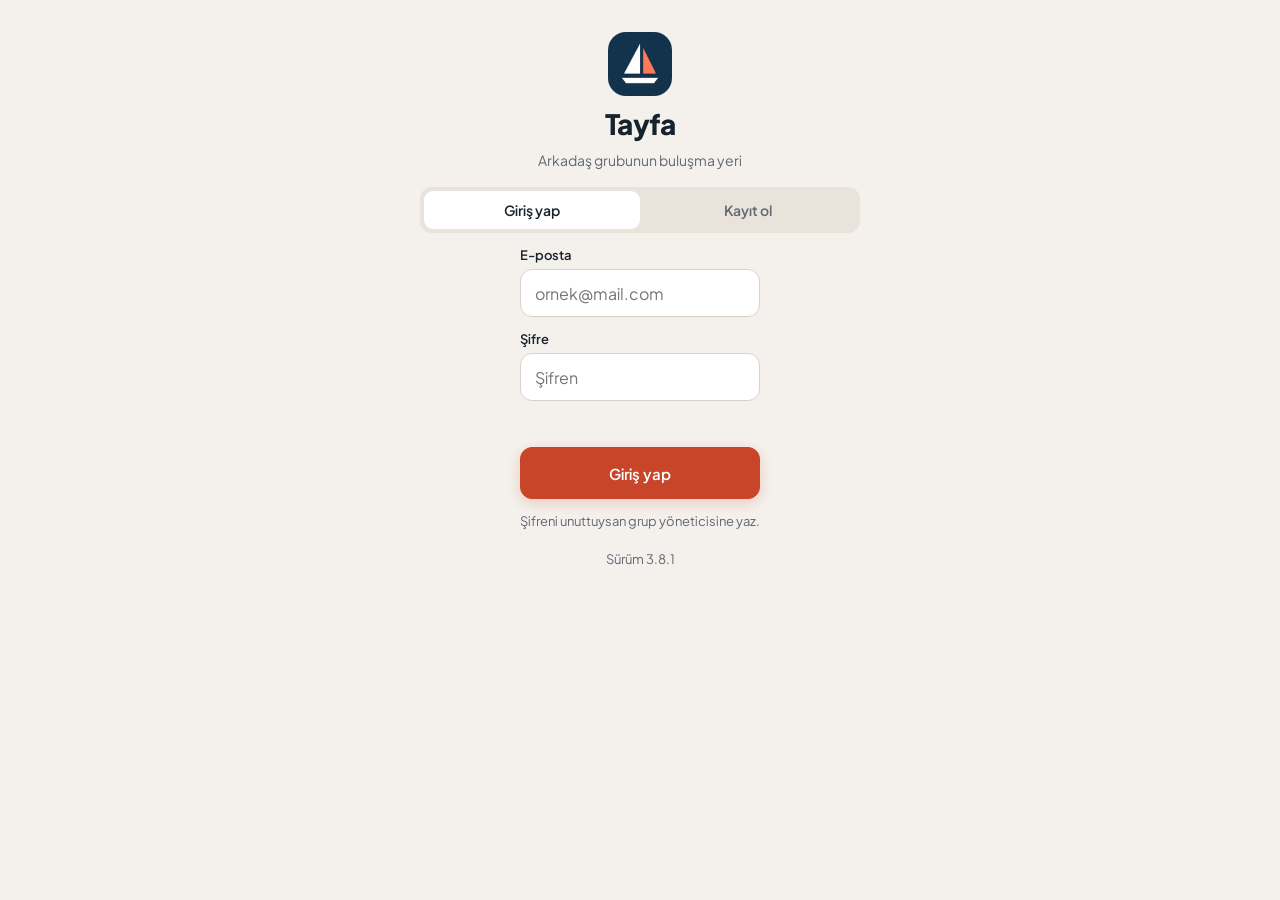
<file: index.html>
<!doctype html>
<html lang="tr">
<head>
<meta charset="utf-8">
<meta name="viewport" content="width=device-width, initial-scale=1, maximum-scale=1, user-scalable=no, viewport-fit=cover">
<meta name="theme-color" content="#F4F1EC">
<meta name="color-scheme" content="light">
<meta name="apple-mobile-web-app-capable" content="yes">
<meta name="mobile-web-app-capable" content="yes">
<meta name="apple-mobile-web-app-title" content="Tayfa">
<meta name="apple-mobile-web-app-status-bar-style" content="default">
<meta name="robots" content="noindex">
<title>Tayfa</title>
<link rel="manifest" href="manifest.webmanifest">
<link rel="apple-touch-icon" href="icons/apple-touch-icon.png">
<link rel="icon" href="icons/icon-192.png">
<link rel="preconnect" href="https://fonts.googleapis.com">
<link rel="preconnect" href="https://fonts.gstatic.com" crossorigin>
<link href="https://fonts.googleapis.com/css2?family=Plus+Jakarta+Sans:wght@400;500;600;700;800&display=swap" rel="stylesheet">
<link rel="stylesheet" href="style.css">
</head>
<body>
<div id="app"><div class="splash"><div class="logo-big"></div></div></div>
<div id="sheet-root"></div>
<div id="toast" role="status" aria-live="polite"></div>
<script type="module" src="app.js"></script>
</body>
</html>
</file>
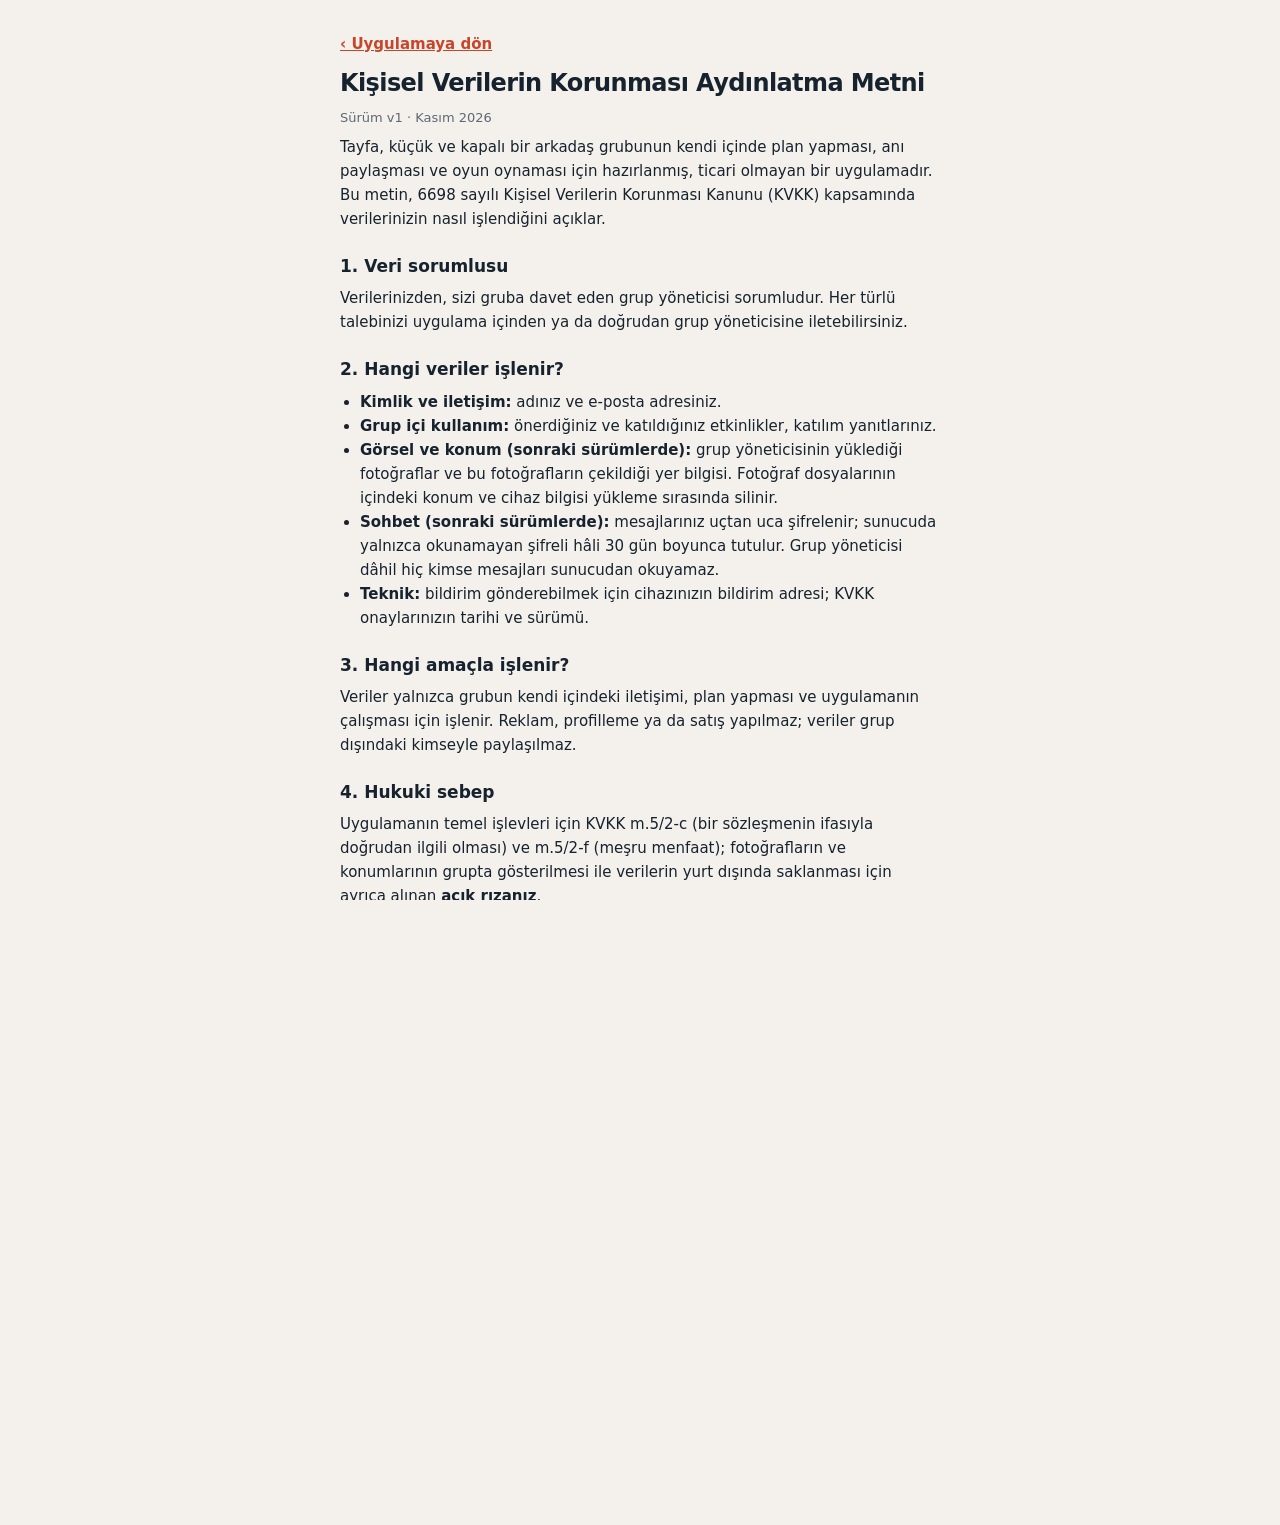
<file: aydinlatma.html>
<!doctype html>
<html lang="tr">
<head>
<meta charset="utf-8">
<meta name="viewport" content="width=device-width, initial-scale=1, viewport-fit=cover">
<meta name="robots" content="noindex">
<title>Tayfa · Aydınlatma Metni</title>
<link rel="stylesheet" href="style.css">
<style>
  .doc { max-width: 640px; margin: 0 auto; padding: calc(env(safe-area-inset-top, 0px) + 24px) 20px 48px; line-height: 1.6; font-size: 15px; }
  .doc h1 { font-size: 24px; margin-bottom: 4px; }
  .doc h2 { font-size: 17px; margin: 22px 0 6px; }
  .doc ul { padding-left: 20px; margin: 6px 0; }
  .doc p { margin: 6px 0; }
</style>
</head>
<body>
<article class="doc">
  <a class="back" href="./">‹ Uygulamaya dön</a>
  <h1>Kişisel Verilerin Korunması Aydınlatma Metni</h1>
  <p class="small">Sürüm v1 · Kasım 2026</p>

  <p>Tayfa, küçük ve kapalı bir arkadaş grubunun kendi içinde plan yapması, anı paylaşması ve oyun oynaması için
  hazırlanmış, ticari olmayan bir uygulamadır. Bu metin, 6698 sayılı Kişisel Verilerin Korunması Kanunu (KVKK)
  kapsamında verilerinizin nasıl işlendiğini açıklar.</p>

  <h2>1. Veri sorumlusu</h2>
  <p>Verilerinizden, sizi gruba davet eden grup yöneticisi sorumludur. Her türlü talebinizi uygulama içinden ya da
  doğrudan grup yöneticisine iletebilirsiniz.</p>

  <h2>2. Hangi veriler işlenir?</h2>
  <ul>
    <li><b>Kimlik ve iletişim:</b> adınız ve e-posta adresiniz.</li>
    <li><b>Grup içi kullanım:</b> önerdiğiniz ve katıldığınız etkinlikler, katılım yanıtlarınız.</li>
    <li><b>Görsel ve konum (sonraki sürümlerde):</b> grup yöneticisinin yüklediği fotoğraflar ve bu fotoğrafların
      çekildiği yer bilgisi. Fotoğraf dosyalarının içindeki konum ve cihaz bilgisi yükleme sırasında silinir.</li>
    <li><b>Sohbet (sonraki sürümlerde):</b> mesajlarınız uçtan uca şifrelenir; sunucuda yalnızca okunamayan şifreli
      hâli 30 gün boyunca tutulur. Grup yöneticisi dâhil hiç kimse mesajları sunucudan okuyamaz.</li>
    <li><b>Teknik:</b> bildirim gönderebilmek için cihazınızın bildirim adresi; KVKK onaylarınızın tarihi ve sürümü.</li>
  </ul>

  <h2>3. Hangi amaçla işlenir?</h2>
  <p>Veriler yalnızca grubun kendi içindeki iletişimi, plan yapması ve uygulamanın çalışması için işlenir.
  Reklam, profilleme ya da satış yapılmaz; veriler grup dışındaki kimseyle paylaşılmaz.</p>

  <h2>4. Hukuki sebep</h2>
  <p>Uygulamanın temel işlevleri için KVKK m.5/2-c (bir sözleşmenin ifasıyla doğrudan ilgili olması) ve m.5/2-f
  (meşru menfaat); fotoğrafların ve konumlarının grupta gösterilmesi ile verilerin yurt dışında saklanması için
  ayrıca alınan <b>açık rızanız</b>.</p>

  <h2>5. Veriler nerede saklanır, kimler görür?</h2>
  <p>Veriler, altyapı sağlayıcısı Supabase'in Almanya'daki (Frankfurt) sunucularında saklanır. Uygulama
  dosyaları GitHub üzerinden yayınlanır, ancak orada kişisel veri bulunmaz. Verilerinizi yalnızca grubun onaylı
  üyeleri görebilir. Gruptan çıkarılan kişinin erişimi hemen kesilir.</p>

  <h2>6. Ne kadar süre saklanır?</h2>
  <p>Hesabınız açık olduğu sürece saklanır. Sohbet mesajları sunucuda en fazla 30 gün tutulur. Hesabınızın
  silinmesini istediğinizde verileriniz silinir.</p>

  <h2>7. Haklarınız (KVKK m.11)</h2>
  <ul>
    <li>Verilerinizin işlenip işlenmediğini öğrenme ve bilgi talep etme,</li>
    <li>Eksik veya yanlış işlenmişse düzeltilmesini, silinmesini isteme,</li>
    <li>Açık rızanızı dilediğiniz zaman geri alma,</li>
    <li>Kanuna aykırı işleme nedeniyle zarara uğramanız hâlinde zararın giderilmesini talep etme.</li>
  </ul>
  <p>Bu haklarınızı kullanmak için grup yöneticisine başvurabilirsiniz.</p>

  <h2>8. Grup kuralı</h2>
  <p>Grupta paylaşılan fotoğraf ve mesajlar grup içinde kalır; lütfen bunları grup dışındaki kişilerle
  paylaşmayın.</p>
</article>
</body>
</html>
</file>
<file: style.css>
:root {
  --accent: #C9452A;
  --accent-dark: #A93820;
  --accent-soft: #FCE9E3;
  --accent-ink: #8C2F19;
  --coral: #FF7A59;
  --navy: #13324B;
  --navy-2: #1C4466;
  --ink: #16222E;
  --sub: #5F6873;
  --bg: #F4F1EC;
  --card: #FFFFFF;
  --line: #E7E1D9;
  --field: #D9D2C9;
  --ok: #2E6B2A;
  --ok-soft: #E6F2E3;
  --warn-bg: #FFF4D6;
  --warn-line: #F1DFA8;
  --warn-ink: #5C4300;
  --danger: #B33A1E;
  --shadow: 0 1px 2px rgba(19,50,75,.05), 0 8px 24px rgba(19,50,75,.07);
  --safe-top: env(safe-area-inset-top, 0px);
  --safe-bottom: env(safe-area-inset-bottom, 0px);
}
* { box-sizing: border-box; -webkit-tap-highlight-color: transparent; }
html, body { margin: 0; height: 100%; background: var(--bg); color: var(--ink);
  font-family: 'Plus Jakarta Sans', -apple-system, system-ui, sans-serif; font-size: 16px; }
body { overscroll-behavior-y: none; }
button, input, textarea, select { font-family: inherit; font-size: 16px; color: inherit; }
a { color: var(--accent); }
h1 { font-size: 28px; font-weight: 700; letter-spacing: -0.5px; margin: 0; }
h2 { font-size: 17px; font-weight: 700; margin: 0; }
p { margin: 0; }
.sub { color: var(--sub); font-size: 14px; }
.small { font-size: 13px; color: var(--sub); }
.hidden { display: none !important; }

.splash { height: 100vh; display: flex; align-items: center; justify-content: center; }
.logo-big { width: 72px; height: 72px; border-radius: 20px; background: #13324B url(icons/icon-192.png) center/cover; }

/* ---------- layout ---------- */
.screen { min-height: 100vh; display: flex; flex-direction: column; }
.content { flex: 1; padding: calc(var(--safe-top) + 20px) 20px calc(var(--safe-bottom) + 160px); display: flex; flex-direction: column; gap: 16px; }
.content.no-tabs { padding-bottom: calc(var(--safe-bottom) + 32px); }
.topbar { display: flex; justify-content: space-between; align-items: flex-start; gap: 12px; }
.topbar-actions { display: flex; gap: 8px; }

.tabbar { position: fixed; left: 0; right: 0; bottom: 0; background: rgba(255,255,255,0.96);
  backdrop-filter: blur(12px); -webkit-backdrop-filter: blur(12px);
  border-top: 1px solid var(--line); display: flex; justify-content: space-around;
  padding: 8px 4px calc(var(--safe-bottom) + 8px); z-index: 10; }
.tab { flex: 1; min-height: 52px; border: none; background: none; display: flex; flex-direction: column;
  align-items: center; justify-content: center; gap: 3px; color: #8A817A; font-size: 12px; font-weight: 500; }
.tab.on { color: var(--accent); font-weight: 600; }
.tab svg { width: 24px; height: 24px; }

/* ---------- elements ---------- */
.card { background: var(--card); border: 1px solid var(--line); border-radius: 20px; padding: 16px;
  display: flex; flex-direction: column; gap: 12px; }
.btn { height: 46px; border-radius: 12px; border: 1px solid var(--line); background: #FFF; color: var(--ink);
  font-weight: 600; font-size: 15px; padding: 0 16px; display: inline-flex; align-items: center; justify-content: center; gap: 8px; }
.btn.primary { background: var(--accent); border-color: var(--accent); color: #FFF; }
.btn.primary:active { background: var(--accent-dark); }
.btn.danger { color: var(--danger); }
.btn.ok-on { background: var(--ok-soft); border-color: #BFDDB8; color: var(--ok); }
.btn.no-on { background: #F6E6E0; border-color: #EBC8BA; color: var(--danger); }
.btn.small { height: 38px; font-size: 14px; padding: 0 12px; border-radius: 10px; }
.btn.block { width: 100%; }
.btn:disabled { opacity: .55; }
.icon-btn { width: 44px; height: 44px; border-radius: 14px; border: 1px solid var(--line); background: #FFF;
  display: inline-flex; align-items: center; justify-content: center; color: var(--ink); position: relative; flex-shrink: 0; }
.icon-btn svg { width: 22px; height: 22px; }
.dot { position: absolute; top: 8px; right: 9px; width: 9px; height: 9px; border-radius: 50%; background: var(--accent); border: 2px solid #FFF; }
.row2 { display: grid; grid-template-columns: repeat(2, minmax(0, 1fr)); gap: 8px; }
.fab { position: fixed; right: 20px; bottom: calc(var(--safe-bottom) + 86px); height: 56px; border-radius: 18px;
  border: none; background: var(--accent); color: #FFF; font-weight: 600; font-size: 15px; padding: 0 20px;
  display: flex; align-items: center; gap: 8px; z-index: 9; box-shadow: 0 6px 20px rgba(201,69,42,.28); }
.fab svg { width: 20px; height: 20px; }

.field { display: flex; flex-direction: column; gap: 6px; }
.field label { font-size: 13px; font-weight: 600; }
.input { height: 48px; border-radius: 12px; border: 1px solid var(--field); background: #FFF; padding: 0 14px; width: 100%; }
textarea.input { height: 88px; padding: 12px 14px; resize: none; }
.input:focus { outline: 2px solid rgba(201,69,42,.35); border-color: var(--accent); }
.check { display: flex; gap: 10px; align-items: flex-start; font-size: 13px; line-height: 1.45; }
.check input { width: 22px; height: 22px; margin: 0; accent-color: var(--accent); flex-shrink: 0; }
.err { color: var(--danger); font-size: 13px; min-height: 18px; }

.seg { display: grid; grid-template-columns: repeat(2, minmax(0, 1fr)); background: #EFE9E4; border-radius: 12px; padding: 4px; }
.seg button { height: 38px; border: none; border-radius: 9px; background: transparent; font-weight: 600; font-size: 14px; color: var(--sub); }
.seg button.on { background: #FFF; color: var(--ink); }

.banner { display: flex; align-items: center; gap: 10px; background: var(--warn-bg); border: 1px solid var(--warn-line);
  border-radius: 16px; padding: 12px 14px; color: var(--warn-ink); font-size: 14px; font-weight: 600; border-width: 1px; width: 100%; text-align: left; }
.banner .pip { width: 10px; height: 10px; border-radius: 50%; background: #C98A00; flex-shrink: 0; }
.banner span.grow { flex: 1; }
.info { background: var(--accent-soft); color: var(--accent-ink); border-radius: 16px; padding: 14px; font-size: 14px; line-height: 1.5; }

.datebox { width: 52px; height: 56px; border-radius: 14px; background: var(--accent-soft); color: var(--accent);
  display: flex; flex-direction: column; align-items: center; justify-content: center; flex-shrink: 0; }
.datebox b { font-size: 20px; line-height: 1; }
.datebox span { font-size: 11px; font-weight: 600; }
.ev-head { display: flex; gap: 12px; align-items: center; }
.ev-meta { display: flex; flex-wrap: wrap; gap: 4px 12px; margin-top: 4px; font-size: 13px; color: var(--sub); }
.ev-note { font-size: 14px; color: var(--ink); white-space: pre-line; }
.avatars { display: flex; }
.av { width: 30px; height: 30px; border-radius: 50%; display: inline-flex; align-items: center; justify-content: center;
  font-size: 12px; font-weight: 700; border: 2px solid #FFF; margin-left: -8px; }
.av:first-child { margin-left: 0; }
.av.lg { width: 40px; height: 40px; font-size: 14px; margin-left: 0; }
.people { display: flex; align-items: center; gap: 8px; font-size: 13px; color: var(--sub); }
.pill { font-size: 12px; font-weight: 700; padding: 4px 9px; border-radius: 999px; background: var(--accent-soft); color: var(--accent); }
.list-row { display: flex; align-items: center; gap: 12px; padding: 4px 0; }
.list-row .grow { flex: 1; min-width: 0; }
.list-row .name { font-size: 15px; font-weight: 600; overflow: hidden; text-overflow: ellipsis; white-space: nowrap; }
.code-box { background: var(--accent-soft); border-radius: 14px; padding: 14px; display: flex; justify-content: space-between; align-items: center; gap: 8px; }
.code-box .code { font-size: 20px; font-weight: 700; letter-spacing: 1px; color: var(--accent-ink); }
.empty { text-align: center; padding: 28px 12px; color: var(--sub); font-size: 14px; display: flex; flex-direction: column; gap: 6px; align-items: center; }
.empty svg { width: 40px; height: 40px; color: #C9BFB7; }
.section-title { font-size: 13px; font-weight: 700; color: var(--sub); text-transform: uppercase; letter-spacing: .4px; margin-top: 4px; }
.soon { flex: 1; display: flex; flex-direction: column; align-items: center; justify-content: center; text-align: center; gap: 10px; padding: 40px 20px; color: var(--sub); }
.soon .big { width: 72px; height: 72px; border-radius: 22px; background: var(--accent-soft); color: var(--accent); display: flex; align-items: center; justify-content: center; }
.soon .big svg { width: 34px; height: 34px; }
.back { display: inline-flex; align-items: center; gap: 4px; border: none; background: none; color: var(--accent); font-weight: 600; font-size: 15px; padding: 8px 0; }
.back svg { width: 20px; height: 20px; }

/* auth */
.auth { padding: calc(var(--safe-top) + 32px) 20px calc(var(--safe-bottom) + 32px); display: flex; flex-direction: column; gap: 14px; max-width: 480px; margin: 0 auto; }
.auth-head { display: flex; flex-direction: column; align-items: center; gap: 10px; text-align: center; margin-bottom: 4px; }
.auth-head .logo-big { width: 64px; height: 64px; border-radius: 18px; }
.kvkk { background: #FFF; border: 1px solid var(--line); border-radius: 16px; padding: 14px; display: flex; flex-direction: column; gap: 12px; }
.kvkk-title { display: flex; align-items: center; gap: 6px; font-size: 13px; font-weight: 700; color: var(--sub); }
.kvkk-title svg { width: 16px; height: 16px; }

/* sheet */
.sheet-backdrop { position: fixed; inset: 0; background: rgba(31,27,24,.42); z-index: 50; display: flex; align-items: flex-end; animation: fade .18s ease; }
.sheet { background: var(--bg); width: 100%; max-height: 92vh; overflow-y: auto; border-radius: 24px 24px 0 0;
  padding: 10px 20px calc(var(--safe-bottom) + 20px); display: flex; flex-direction: column; gap: 14px; animation: up .22s ease; }
.grab { width: 40px; height: 5px; border-radius: 3px; background: #D8CFC8; align-self: center; margin-bottom: 4px; }
.sheet-head { display: flex; justify-content: space-between; align-items: center; }
@keyframes up { from { transform: translateY(40px); opacity: .4; } to { transform: none; opacity: 1; } }
@keyframes fade { from { opacity: 0; } to { opacity: 1; } }

#toast { position: fixed; left: 50%; top: calc(var(--safe-top) + 12px); transform: translateX(-50%) translateY(-20px);
  background: var(--ink); color: #FFF; padding: 12px 16px; border-radius: 14px; font-size: 14px; font-weight: 600;
  opacity: 0; pointer-events: none; transition: all .22s ease; z-index: 100; max-width: calc(100% - 40px); text-align: center; }
#toast.show { opacity: 1; transform: translateX(-50%) translateY(0); }

/* ================= Sürüm 2 ================= */
.nosave { -webkit-touch-callout: none; -webkit-user-select: none; user-select: none; }
.tab { position: relative; }
.tab-dot { position: absolute; top: 6px; left: calc(50% + 8px); width: 9px; height: 9px; border-radius: 50%; background: var(--accent); border: 2px solid #FFF; }
.seg3 { display: grid; grid-template-columns: repeat(3, minmax(0, 1fr)); background: #EFE9E4; border-radius: 12px; padding: 4px; }
.seg3 button { height: 38px; border: none; border-radius: 9px; background: transparent; font-weight: 600; font-size: 13px; color: var(--sub); }
.seg3 button.on { background: #FFF; color: var(--ink); }
.progress { height: 10px; background: #EFE9E4; border-radius: 6px; overflow: hidden; }
.progress i { display: block; height: 100%; background: var(--accent); transition: width .2s; }
.icon-btn.dark { background: rgba(255,255,255,.12); border: none; color: #FFF; }

/* anılar */
.map-wrap { position: relative; height: 56vh; min-height: 320px; border-radius: 22px; overflow: hidden; border: 1px solid var(--line); background: #E9EFE4; }
.map { position: absolute; inset: 0; }
.map-pin { border: none; background: none; padding: 0; position: relative; cursor: pointer; }
.map-pin-img { display: block; width: 52px; height: 52px; border-radius: 16px; border: 3px solid #FFF; background: #D9CFC6 center/cover; box-shadow: 0 4px 12px rgba(0,0,0,.18); }
.map-pin-n { position: absolute; right: -8px; top: -8px; background: var(--ink); color: #FFF; font-size: 11px; font-weight: 700; padding: 2px 6px; border-radius: 8px; }
.album-grid { display: grid; grid-template-columns: repeat(2, minmax(0, 1fr)); gap: 12px; }
.album-card { border: 1px solid var(--line); background: #FFF; border-radius: 18px; padding: 0; overflow: hidden; text-align: left; display: flex; flex-direction: column; }
.album-cover { aspect-ratio: 1 / 1; background: #E8E1DB center/cover; display: flex; align-items: center; justify-content: center; color: #B9AEA5; }
.album-cover svg { width: 32px; height: 32px; }
.album-cover.small { width: 64px; height: 64px; aspect-ratio: auto; border-radius: 14px; flex-shrink: 0; }
.album-meta { padding: 10px 12px 12px; display: flex; flex-direction: column; gap: 2px; }
.album-meta b { font-size: 15px; } .album-meta span { font-size: 12px; color: var(--sub); }
.photo-grid { display: grid; grid-template-columns: repeat(3, minmax(0, 1fr)); gap: 4px; border-radius: 16px; overflow: hidden; }
.photo-tile { aspect-ratio: 1 / 1; border: none; padding: 0; background: #E8E1DB center/cover; position: relative; }
.tile-like { position: absolute; left: 6px; bottom: 6px; background: rgba(0,0,0,.45); color: #FFF; font-size: 11px; font-weight: 700; border-radius: 8px; padding: 2px 6px; display: inline-flex; gap: 3px; align-items: center; }
.tile-like svg { width: 12px; height: 12px; }
.viewer { position: fixed; inset: 0; background: #0E0C0B; z-index: 60; display: flex; flex-direction: column; color: #FFF; }
.viewer-top, .viewer-bottom { display: flex; justify-content: space-between; align-items: center; padding: 10px 14px; }
.viewer-top { padding-top: calc(var(--safe-top) + 10px); font-weight: 600; }
.viewer-bottom { padding-bottom: calc(var(--safe-bottom) + 14px); }
.viewer-stage { flex: 1; position: relative; }
.viewer-img { position: absolute; inset: 0; background: center/contain no-repeat; }
.viewer-shield { position: absolute; inset: 0; }
.like-btn { display: inline-flex; align-items: center; gap: 6px; border: none; background: rgba(255,255,255,.12); color: #FFF; height: 44px; padding: 0 16px; border-radius: 22px; font-weight: 700; }
.like-btn svg { width: 22px; height: 22px; } .like-btn.on { background: var(--accent); } .like-btn.on svg { fill: #FFF; }

/* sohbet */
.content.chat-content { padding: 0; }
.chat-wrap { position: fixed; left: 0; right: 0; top: 0; bottom: calc(var(--safe-bottom) + 69px); display: flex; flex-direction: column; background: var(--bg); }
body.kb-open .chat-wrap { bottom: var(--kb, 0px); }
body.kb-open .tabbar { display: none; }
.chat-head { padding: calc(var(--safe-top) + 16px) 20px 8px; border-bottom: 1px solid var(--line); background: var(--bg); }
.e2e-line { display: inline-flex; align-items: center; gap: 5px; color: var(--ok); font-weight: 600; font-size: 12px; }
.e2e-line svg { width: 14px; height: 14px; }
.chat-list { flex: 1; overflow-y: auto; -webkit-overflow-scrolling: touch; padding: 12px 14px; display: flex; flex-direction: column; gap: 10px; }
.chat-typing { min-height: 18px; padding: 0 18px; font-size: 12px; color: var(--sub); }
.day-sep { text-align: center; margin: 6px 0; } .day-sep span { font-size: 12px; color: var(--sub); background: #EFE9E4; padding: 4px 10px; border-radius: 10px; }
.msg { display: flex; gap: 8px; align-items: flex-end; max-width: 100%; -webkit-user-select: none; user-select: none; -webkit-touch-callout: none; }
.msg.mine { justify-content: flex-end; }
.msg .av { margin-left: 0; flex-shrink: 0; }
.msg-col { display: flex; flex-direction: column; gap: 2px; max-width: 78%; min-width: 0; }
.msg.mine .msg-col { align-items: flex-end; }
.msg-name { font-size: 12px; font-weight: 600; color: var(--sub); margin-left: 4px; }
.bubble { background: #FFF; border: 1px solid var(--line); border-radius: 18px 18px 18px 4px; padding: 9px 13px; font-size: 15px; line-height: 1.4; word-break: break-word; }
.msg.mine .bubble { background: var(--accent); border-color: var(--accent); color: #FFF; border-radius: 18px 18px 4px 18px; }
.msg.mine .bubble a, .msg.mine .mention { color: #FFF; }
.msg-text { white-space: pre-wrap; }
.mention { color: var(--accent); }
.msg-time { font-size: 11px; color: var(--sub); margin: 0 4px; }
.quote { border-left: 3px solid rgba(201,69,42,.5); background: rgba(0,0,0,.05); border-radius: 0 8px 8px 0; padding: 5px 8px; margin-bottom: 6px; font-size: 13px; display: flex; flex-direction: column; }
.msg.mine .quote { border-left-color: rgba(255,255,255,.7); background: rgba(255,255,255,.16); }
.rx { display: flex; gap: 4px; margin-top: -4px; } .rx span { background: #FFF; border: 1px solid var(--line); border-radius: 10px; font-size: 13px; padding: 1px 6px; }
.locked { display: inline-flex; gap: 6px; align-items: center; font-size: 13px; opacity: .8; } .locked svg { width: 14px; height: 14px; }
.sys-card { align-self: center; width: 90%; background: #FFF; border: 1px solid var(--line); border-radius: 16px; padding: 12px; display: flex; flex-direction: column; gap: 6px; font-size: 14px; }
.sys-k { font-size: 11px; font-weight: 700; color: var(--accent); }
.sys-row { display: flex; align-items: center; gap: 10px; justify-content: space-between; }
.sys-row > svg { width: 20px; height: 20px; color: var(--sub); flex-shrink: 0; }
.voice { display: flex; align-items: center; gap: 8px; min-width: 190px; }
.voice-play { width: 34px; height: 34px; border-radius: 50%; border: none; background: rgba(0,0,0,.08); color: inherit; display: flex; align-items: center; justify-content: center; flex-shrink: 0; }
.msg.mine .voice-play { background: rgba(255,255,255,.22); }
.voice-play svg { width: 16px; height: 16px; fill: currentColor; }
.voice-bar { flex: 1; height: 4px; border-radius: 2px; background: rgba(0,0,0,.12); overflow: hidden; } .msg.mine .voice-bar { background: rgba(255,255,255,.35); }
.voice-bar i { display: block; height: 100%; width: 0; background: currentColor; }
.voice-t { font-size: 12px; } .voice-speed { border: none; background: none; color: inherit; font-weight: 700; font-size: 12px; padding: 4px; }
.composer { background: #FFF; border-top: 1px solid var(--line); padding: 8px 12px 10px; display: flex; flex-direction: column; gap: 6px; }
.composer-row { display: flex; gap: 8px; align-items: flex-end; }
.composer textarea { flex: 1; min-width: 0; resize: none; border: 1px solid var(--field); border-radius: 22px; padding: 11px 16px; font-size: 16px; line-height: 1.35; max-height: 120px; background: #FFF; }
.composer textarea:focus { outline: none; border-color: var(--accent); }
.round-btn { width: 46px; height: 46px; border-radius: 50%; border: none; background: #EFE9E4; color: var(--ink); display: flex; align-items: center; justify-content: center; flex-shrink: 0; touch-action: none; -webkit-user-select: none; user-select: none; -webkit-touch-callout: none; }
.round-btn svg { width: 22px; height: 22px; }
.round-btn.send { background: var(--accent); color: #FFF; }
.round-btn.rec { background: #D62828; color: #FFF; transform: scale(1.15); }
.rec-bar { display: flex; align-items: center; gap: 8px; font-weight: 700; } .rec-dot { width: 10px; height: 10px; border-radius: 50%; background: #D62828; animation: blink 1s infinite; }
@keyframes blink { 50% { opacity: .2; } }
.reply-bar { display: flex; align-items: center; gap: 8px; background: var(--accent-soft); border-radius: 12px; padding: 6px 6px 6px 12px; font-size: 13px; }
.reply-bar span { display: block; white-space: nowrap; overflow: hidden; text-overflow: ellipsis; color: var(--sub); }
.mention-bar { display: flex; gap: 6px; overflow-x: auto; } .mention-bar:empty { display: none; }
.mention-bar button { display: inline-flex; align-items: center; gap: 6px; border: 1px solid var(--line); background: #FFF; border-radius: 18px; padding: 3px 10px 3px 3px; font-weight: 600; font-size: 14px; white-space: nowrap; }
.mention-bar .av { width: 26px; height: 26px; }
.emoji-row { display: flex; justify-content: space-between; background: #FFF; border-radius: 18px; padding: 6px; border: 1px solid var(--line); }
.emoji-row button { font-size: 28px; border: none; background: none; width: 48px; height: 48px; border-radius: 14px; }
.emoji-row button.on { background: var(--accent-soft); }

/* oyunlar */
.game-row { display: flex; align-items: center; gap: 12px; width: 100%; border: none; background: none; padding: 6px 0; text-align: left; }
.game-row .grow { flex: 1; min-width: 0; }
.game-row svg { width: 18px; height: 18px; color: var(--sub); }
.game-screen { gap: 12px; }
.g-players { display: flex; justify-content: space-between; align-items: center; }
.g-pl { display: flex; align-items: center; gap: 6px; font-weight: 600; font-size: 14px; }
.g-pl b { font-size: 22px; } .g-pl .av { margin-left: 0; }
.board { background: #5B3A26; border-radius: 16px; padding: 8px; display: flex; flex-direction: column; gap: 0; transition: opacity .2s; }
.board.busy { opacity: .6; pointer-events: none; }
.board .row { display: flex; gap: 4px; height: 168px; }
.board .mid { height: 34px; display: flex; align-items: center; justify-content: center; }
.half { flex: 1; display: grid; grid-template-columns: repeat(6, minmax(0, 1fr)); background: #F3E6D3; border-radius: 6px; overflow: hidden; }
.pt { position: relative; border: none; padding: 0; background: none; display: flex; flex-direction: column; align-items: center; }
.pt.bot { flex-direction: column-reverse; }
.pt .tri { position: absolute; left: 6%; right: 6%; top: 0; height: 82%; clip-path: polygon(0 0, 100% 0, 50% 100%); }
.pt.bot .tri { top: auto; bottom: 0; clip-path: polygon(50% 0, 100% 100%, 0 100%); }
.pt.even .tri { background: var(--accent); } .pt.odd .tri { background: #D9C3A5; }
.pt.can .tri { filter: brightness(1.12) saturate(1.2); }
.pt.tgt { background: rgba(46,107,42,.22); } .pt.tgt .tri { outline: 0; filter: brightness(1.2); }
.pt.last { background: rgba(255,214,102,.25); }
.stack { position: relative; z-index: 1; display: flex; flex-direction: column; align-items: center; padding-top: 2px; }
.pt.bot .stack { flex-direction: column-reverse; padding: 0 0 2px; }
.ck { width: min(26px, 7vw); height: min(26px, 7vw); border-radius: 50%; margin: -2px 0; box-shadow: inset 0 -2px 0 rgba(0,0,0,.25), 0 1px 2px rgba(0,0,0,.3); }
.ck.c0 { background: #FBF7F0; border: 1px solid #BDAE98; } .ck.c1 { background: #2B2420; border: 1px solid #120E0C; }
.ck.sel { outline: 3px solid #FFD666; outline-offset: 1px; }
.pt.can .ck:last-child { box-shadow: 0 0 0 2px #FFD666; }
.pt.bot.can .ck:first-child { box-shadow: 0 0 0 2px #FFD666; }
.ck-n { font-size: 11px; font-weight: 800; color: #FFF; background: rgba(0,0,0,.55); border-radius: 6px; padding: 0 4px; margin-top: 2px; }
.bar-col { width: 30px; background: #4A2F1F; border: none; border-radius: 6px; padding: 0; display: flex; align-items: center; justify-content: center; }
.bar-col.can { box-shadow: inset 0 0 0 2px #FFD666; } .bar-col.selbar { background: #6B4630; }
.bar-slot { display: flex; flex-direction: column; align-items: center; gap: 2px; }
.off-col { width: 26px; background: #4A2F1F; border: none; border-radius: 6px; padding: 0; display: flex; align-items: center; justify-content: center; }
.off-col.tgt { background: #2E6B2A; }
.off-n { font-size: 12px; font-weight: 800; border-radius: 6px; padding: 2px 4px; } .off-n.c0 { background: #FBF7F0; color: #2B2420; } .off-n.c1 { background: #2B2420; color: #FBF7F0; }
.mid-dice .die, .dice .die { font-size: 34px; line-height: 1; color: #FFF; }
.dice .die { color: var(--ink); } .dice .die.used { opacity: .3; }
.dice { display: flex; gap: 4px; flex: 1; }
.g-actions { display: flex; align-items: center; gap: 8px; }
.g-status { text-align: center; font-weight: 600; color: var(--sub); padding: 10px; background: #FFF; border: 1px solid var(--line); border-radius: 14px; }
.g-status.win { color: var(--ok); }
.btn.big { height: 56px; font-size: 17px; }
.btn svg { width: 18px; height: 18px; flex-shrink: 0; }
.banner svg, .icon-btn svg { flex-shrink: 0; }
/* MapLibre kendi stilinde konteyneri "position: relative" yapıyor; yüksekliği açıkça ver */
.map-wrap > .map, .map-wrap > .map.maplibregl-map { position: absolute !important; top: 0; left: 0; width: 100%; height: 100% !important; }
.map-kind { position: absolute; top: 10px; right: 10px; z-index: 5; height: 40px; padding: 0 14px; border-radius: 12px; border: none; background: rgba(255,255,255,.95); font-weight: 700; font-size: 14px; box-shadow: 0 2px 10px rgba(0,0,0,.15); }
.map-pin.single .map-pin-img { width: 44px; height: 44px; border-radius: 50%; }
.photo-tile.picking { opacity: .75; } .photo-tile.picked { opacity: 1; outline: 4px solid var(--accent); outline-offset: -4px; }
.photo-tile.picked::after { content: '✓'; position: absolute; top: 6px; right: 6px; width: 24px; height: 24px; border-radius: 50%; background: var(--accent); color: #FFF; font-weight: 800; display: flex; align-items: center; justify-content: center; }
.choice { display: flex; flex-direction: column; gap: 6px; text-align: left; background: #FFF; border: 1px solid var(--line); border-radius: 16px; padding: 14px; }
.choice b { display: flex; align-items: center; gap: 8px; font-size: 16px; } .choice b svg { width: 20px; height: 20px; color: var(--accent); }
.choice span { font-size: 13px; color: var(--sub); line-height: 1.45; }
.known-row { display: flex; gap: 8px; overflow-x: auto; padding-bottom: 4px; -webkit-overflow-scrolling: touch; }
.known { flex-shrink: 0; display: flex; flex-direction: column; align-items: flex-start; gap: 2px; border: 1px solid var(--line); background: #FFF; border-radius: 14px; padding: 8px 12px; max-width: 180px; text-align: left; }
.known b { font-size: 14px; white-space: nowrap; overflow: hidden; text-overflow: ellipsis; max-width: 156px; }
.known span { font-size: 12px; color: var(--sub); }
.known.on { border-color: var(--accent); background: var(--accent-soft); }
.known-dot { width: 18px; height: 18px; border-radius: 50%; border: 3px solid #FFF; background: #2B4A66; box-shadow: 0 1px 6px rgba(0,0,0,.35); padding: 0; }
.card.flash { animation: flash 1.8s ease; }
@keyframes flash { 0%, 40% { box-shadow: 0 0 0 3px var(--accent); } 100% { box-shadow: 0 0 0 0 transparent; } }
.gc-bar { width: 100%; display: flex; align-items: center; gap: 10px; background: #FFF; border: 1px solid var(--line); border-radius: 14px; padding: 12px 14px; text-align: left; font-size: 14px; }
.gc-bar svg { width: 20px; height: 20px; color: var(--accent); flex-shrink: 0; }
.gc-bar .grow { flex: 1; min-width: 0; white-space: nowrap; overflow: hidden; text-overflow: ellipsis; color: var(--sub); }
.gc-n { background: var(--accent); color: #FFF; font-size: 12px; border-radius: 10px; padding: 2px 8px; }
.gc-list { max-height: 40vh; min-height: 120px; padding: 4px 0; flex: none; }
.composer-row textarea { flex: 1; min-width: 0; resize: none; border: 1px solid var(--field); border-radius: 22px; padding: 11px 16px; font-size: 16px; line-height: 1.35; max-height: 120px; background: #FFF; }
.composer-row textarea:focus { outline: none; border-color: var(--accent); }

/* ================= Sürüm 3: yeni görünüm ================= */
html { touch-action: manipulation; } /* çift dokununca yakınlaştırma olmasın */
h1 { font-weight: 800; letter-spacing: -0.6px; }
.card { border: none; box-shadow: var(--shadow); border-radius: 22px; }
.icon-btn { border: none; box-shadow: 0 2px 10px rgba(19,50,75,.08); }
.btn { border-color: var(--line); }
.btn.primary { box-shadow: 0 4px 14px rgba(201,69,42,.22); }
.seg, .seg3 { background: #E9E3DB; }
.screen.enter { animation: enter .2s ease; }
@keyframes enter { from { opacity: .35; } to { opacity: 1; } }
.screen.enter-back { animation: enterBack .2s ease; }
@keyframes enterBack { from { opacity: .35; } to { opacity: 1; } }

/* alt menü: yüzen hap */
.tabbar { left: 14px; right: 14px; bottom: calc(var(--safe-bottom) + 10px); border: none; border-radius: 34px; height: 66px;
  padding: 0 8px; align-items: center; justify-content: space-between; background: rgba(255,255,255,.96);
  box-shadow: 0 12px 32px rgba(19,50,75,.16); }
.tab { flex: 0 0 auto; min-height: 48px; min-width: 52px; flex-direction: row; gap: 6px; border-radius: 24px; padding: 0 12px; color: #7C858F; }
.tab span { display: none; }
.tab.on { background: var(--accent-soft); color: var(--accent); padding: 0 16px; }
.tab.on span { display: inline; font-size: 14px; font-weight: 700; }
.tab-dot { top: 6px; left: auto; right: 4px; }
.tab-n { position: absolute; top: 3px; right: 2px; min-width: 18px; height: 18px; padding: 0 5px; border-radius: 9px; background: var(--accent);
  color: #FFF; font-size: 11px; font-style: normal; font-weight: 800; display: flex; align-items: center; justify-content: center; border: 2px solid #FFF; }
.content { padding-bottom: calc(var(--safe-bottom) + 112px); }
.fab { bottom: calc(var(--safe-bottom) + 90px); border-radius: 20px; box-shadow: 0 8px 22px rgba(201,69,42,.32); }
.chat-wrap { bottom: calc(var(--safe-bottom) + 86px); }

/* üst kısım: Tayfa logosu */
.brand { display: flex; align-items: center; gap: 10px; flex: 1; min-width: 0; }
.brand img { width: 40px; height: 40px; border-radius: 11px; }
.brand b { font-size: 27px; font-weight: 800; letter-spacing: -0.9px; color: var(--navy); }
.topbar { align-items: center; }
.icon-btn .n { position: absolute; top: -5px; right: -5px; min-width: 20px; height: 20px; padding: 0 5px; border-radius: 10px; background: var(--accent);
  color: #FFF; font-size: 11px; font-weight: 800; display: flex; align-items: center; justify-content: center; border: 2px solid var(--bg); }
.me-btn { width: 44px; height: 44px; border-radius: 50%; border: none; background: var(--navy); color: #FFF; font-weight: 800; font-size: 16px; flex-shrink: 0; }
.greet { font-size: 15px; color: var(--sub); margin-top: -6px; } .greet b { color: var(--ink); font-weight: 600; }

/* sıradaki plan kartı */
.hero { background: var(--navy); color: #FFF; border-radius: 28px; padding: 18px; display: flex; flex-direction: column; gap: 14px;
  box-shadow: 0 14px 30px rgba(19,50,75,.28); }
.hero-k { display: flex; justify-content: space-between; align-items: center; gap: 8px; flex-wrap: wrap; }
.hero-k > span:first-child { white-space: nowrap; font-size: 11px; font-weight: 800; letter-spacing: 1px; color: #FFB59F; }
.hero h2 { font-size: 24px; font-weight: 800; letter-spacing: -0.4px; }
.hero .hero-sub { font-size: 14px; color: #C5D2DE; margin-top: 4px; }
.hero .people { color: #C5D2DE; } .hero .av { border-color: var(--navy); }
.hero .btn { border: none; box-shadow: none; }
.hero .btn.primary { background: var(--coral); color: #1A1410; }
.hero .btn:not(.primary) { background: rgba(255,255,255,.12); color: #FFF; }
.hero .btn.ok-on { background: #DDF1D9; color: #1F5A1C; }
.hero .btn.no-on { background: rgba(255,255,255,.22); color: #FFF; }
.hero .hero-links { display: flex; justify-content: space-between; align-items: center; }
.hero .hero-links .btn.small { background: transparent; color: #C5D2DE; padding: 0 4px; }
.wx { display: inline-flex; align-items: center; gap: 6px; height: 30px; padding: 0 10px; border-radius: 15px; background: rgba(255,255,255,.12);
  font-size: 13px; font-weight: 700; color: #FFF; white-space: nowrap; }
.wx svg { width: 16px; height: 16px; }
.card .wx { background: #EEF3F7; color: var(--navy); }

/* sıra sende şeridi */
.strip { display: flex; align-items: center; gap: 12px; width: 100%; border: none; background: #FFF; border-radius: 22px; padding: 12px 12px 12px 14px;
  box-shadow: var(--shadow); text-align: left; }
.strip .ic { width: 44px; height: 44px; border-radius: 14px; background: var(--accent-soft); color: var(--accent); display: flex; align-items: center; justify-content: center; flex-shrink: 0; }
.strip .ic svg { width: 22px; height: 22px; }
.strip .grow { flex: 1; min-width: 0; display: flex; flex-direction: column; }
.strip .grow b { font-size: 15px; } .strip .grow span { font-size: 13px; color: var(--sub); }
.strip .go { height: 36px; padding: 0 16px; border-radius: 12px; background: var(--accent); color: #FFF; font-size: 14px; font-weight: 700; display: flex; align-items: center; }

/* geçen yıl bugün */
.otd { position: relative; height: 200px; border-radius: 24px; overflow: hidden; border: none; padding: 0; width: 100%; background: #7FA3B8; box-shadow: var(--shadow); }
.otd-grid { position: absolute; inset: 0; display: grid; grid-template-columns: 2fr 1fr; grid-template-rows: 1fr 1fr; gap: 3px; }
.otd-grid i { background: #A9BCC8 center/cover; } .otd-grid i:first-child { grid-row: span 2; }
.otd-grid.one { grid-template-columns: 1fr; } .otd-grid.two { grid-template-rows: 1fr; grid-template-columns: 1fr 1fr; } .otd-grid.two i:first-child { grid-row: auto; }
.otd-cap { position: absolute; left: 0; right: 0; bottom: 0; padding: 14px 16px; background: linear-gradient(transparent, rgba(10,20,30,.72)); color: #FFF;
  display: flex; align-items: flex-end; justify-content: space-between; text-align: left; }
.otd-cap small { display: block; font-size: 11px; font-weight: 800; letter-spacing: 1px; color: #FFD3C5; }
.otd-cap b { font-size: 17px; } .otd-cap > span { font-size: 13px; font-weight: 600; }

/* bildirim kutusu */
.inbox-day { font-size: 12px; font-weight: 800; letter-spacing: 1px; color: #7C858F; margin-top: 4px; }
.inbox { background: #FFF; border-radius: 22px; box-shadow: var(--shadow); overflow: hidden; }
.ib { display: flex; align-items: center; gap: 12px; width: 100%; border: none; background: none; padding: 13px 16px; text-align: left; border-top: 1px solid #F0EBE5; }
.ib:first-child { border-top: none; }
.ib.new { background: #FFF8F5; }
.ib .ic { width: 42px; height: 42px; border-radius: 14px; display: flex; align-items: center; justify-content: center; flex-shrink: 0; }
.ib .ic svg { width: 20px; height: 20px; }
.ib .ic.game { background: var(--accent-soft); color: var(--accent); } .ib .ic.chat { background: #E3ECF6; color: #23476A; }
.ib .ic.plan { background: #FFF1CF; color: #7A5600; } .ib .ic.photo { background: #E2F0E0; color: #2E6B2A; } .ib .ic.other { background: #ECE8E3; color: var(--sub); }
.ib .grow { flex: 1; min-width: 0; display: flex; flex-direction: column; gap: 2px; }
.ib .grow b { font-size: 15px; } .ib.new .grow b { font-weight: 800; }
.ib .grow span { font-size: 13px; color: var(--sub); overflow: hidden; text-overflow: ellipsis; white-space: nowrap; }
.ib .side { display: flex; flex-direction: column; align-items: flex-end; gap: 6px; font-size: 12px; color: #7C858F; flex-shrink: 0; }
.ib .side i { width: 9px; height: 9px; border-radius: 50%; background: var(--accent); }
.diag { font-size: 12px; color: var(--sub); background: #EEE9E3; border-radius: 12px; padding: 8px 10px; line-height: 1.5; }

/* uygulama açıkken gelen bildirim şeridi */
.inapp { position: fixed; left: 10px; right: 10px; top: calc(var(--safe-top) + 8px); z-index: 90; display: flex; align-items: center; gap: 10px;
  background: var(--navy); color: #FFF; border-radius: 20px; padding: 10px 10px 10px 12px; box-shadow: 0 14px 30px rgba(19,50,75,.35);
  border: none; text-align: left; width: auto; animation: drop .25s ease; }
.inapp .ic { width: 38px; height: 38px; border-radius: 12px; background: rgba(255,255,255,.12); display: flex; align-items: center; justify-content: center; flex-shrink: 0; }
.inapp .ic svg { width: 19px; height: 19px; }
.inapp .grow { flex: 1; min-width: 0; display: flex; flex-direction: column; }
.inapp .grow b { font-size: 14px; } .inapp .grow span { font-size: 12px; color: #C5D2DE; overflow: hidden; text-overflow: ellipsis; white-space: nowrap; }
.inapp .go { height: 34px; padding: 0 14px; border-radius: 11px; background: var(--coral); color: #1A1410; font-weight: 800; font-size: 13px; display: flex; align-items: center; }
.inapp.out { opacity: 0; transform: translateY(-20px); transition: all .2s ease; }
@keyframes drop { from { opacity: 0; transform: translateY(-24px); } to { opacity: 1; transform: none; } }

/* sohbet: sabit mesaj, yanıt, kaydırma */
.chat-head { border-bottom: none; }
.pin-bar { display: flex; align-items: center; gap: 10px; margin: 0 14px 6px; background: #FFF; border-radius: 16px; padding: 8px 10px; box-shadow: 0 2px 10px rgba(19,50,75,.06);
  border: none; text-align: left; width: calc(100% - 28px); }
.pin-bar:empty { display: none; }
.pin-bar .ic { width: 30px; height: 30px; border-radius: 10px; background: var(--accent-soft); color: var(--accent); display: flex; align-items: center; justify-content: center; flex-shrink: 0; }
.pin-bar .ic svg { width: 16px; height: 16px; }
.pin-bar .grow { flex: 1; min-width: 0; display: flex; flex-direction: column; }
.pin-bar small { font-size: 11px; font-weight: 800; letter-spacing: .6px; color: var(--accent); }
.pin-bar span.t { font-size: 13px; white-space: nowrap; overflow: hidden; text-overflow: ellipsis; }
.bubble { border: none; box-shadow: 0 1px 3px rgba(19,50,75,.07); }
.quote { border-left: none; background: rgba(19,50,75,.06); border-radius: 10px; }
.quote b { color: var(--accent); font-size: 12px; }
.msg.mine .quote { background: rgba(255,255,255,.18); } .msg.mine .quote b { color: #FFF; }
.msg { position: relative; transition: transform .18s ease; }
.msg.swiping { transition: none; }
.swipe-ic { position: absolute; left: -34px; top: 50%; width: 28px; height: 28px; margin-top: -14px; border-radius: 50%; background: #FFF; color: var(--accent);
  display: flex; align-items: center; justify-content: center; box-shadow: 0 2px 8px rgba(19,50,75,.15); opacity: 0; }
.swipe-ic svg { width: 16px; height: 16px; }
.reply-bar { background: #FFF; box-shadow: 0 2px 10px rgba(19,50,75,.06); }
.reply-bar b { color: var(--accent); font-size: 12px; }
.composer { background: var(--bg); border-top: none; }
.composer textarea { border: none; box-shadow: 0 2px 10px rgba(19,50,75,.07); }
.chat-hint { text-align: center; font-size: 12px; color: #7C858F; }

/* tavla */
.board { background: #5A3B24; border-radius: 18px; padding: 8px; box-shadow: 0 12px 24px rgba(58,38,22,.28); }
.half { background: #24493A; }
.pt.odd .tri { background: #E9D8B6; } .pt.even .tri { background: var(--accent); }
.pt.tgt, .pt.tgt2 { background: transparent; }
.mk { width: min(26px, 7vw); height: min(26px, 7vw); border-radius: 50%; margin: -2px 0; display: flex; align-items: center; justify-content: center;
  font-size: 12px; font-weight: 800; color: #FFF; border: 2px solid #FFF; box-shadow: 0 0 0 2px rgba(0,0,0,.2); animation: pulse 1.4s ease infinite; }
.mk.g { background: #1F9D55; } .mk.r { background: #D93025; }
@keyframes pulse { 50% { transform: scale(1.1); } }
.off-col.tgt { background: #1F9D55; } .off-col.tgt2 { background: #D93025; }
.g-legend { display: flex; justify-content: center; gap: 14px; font-size: 13px; color: var(--sub); }
.g-legend span { display: inline-flex; align-items: center; gap: 6px; }
.g-legend i { width: 13px; height: 13px; border-radius: 50%; display: inline-block; } .g-legend .g { background: #1F9D55; } .g-legend .r { background: #D93025; }
.g-top { display: flex; align-items: center; gap: 10px; }
.g-top .grow { flex: 1; min-width: 0; }
.g-top h1 { font-size: 19px; } .g-top .small { margin-top: 1px; }
.g-score { display: flex; align-items: center; gap: 10px; background: #FFF; border-radius: 20px; padding: 10px 12px; box-shadow: var(--shadow); }
.g-score .nm { flex: 1; font-size: 14px; font-weight: 600; min-width: 0; overflow: hidden; text-overflow: ellipsis; white-space: nowrap; }
.g-score .nm.r { text-align: right; }
.g-score b { font-size: 22px; font-weight: 800; letter-spacing: 1px; } .g-score b i { color: #C9C1B8; font-style: normal; }
.g-score .av { margin-left: 0; width: 34px; height: 34px; }
.g-score .av.turn { box-shadow: 0 0 0 3px var(--coral); }
.g-turn { align-self: center; height: 30px; padding: 0 14px; border-radius: 15px; background: #E2F0E0; color: #2E6B2A; font-size: 13px; font-weight: 700; display: inline-flex; align-items: center; gap: 6px; }
.g-turn::before { content: ''; width: 8px; height: 8px; border-radius: 50%; background: currentColor; }
.g-turn.wait { background: #ECE8E3; color: var(--sub); }
.g-status { border: none; box-shadow: var(--shadow); }
.dice .die { font-size: 40px; }
.g-end { background: var(--navy); color: #FFF; border-radius: 26px; padding: 20px; display: flex; flex-direction: column; align-items: center; gap: 10px; text-align: center; }
.g-end .cup { width: 72px; height: 72px; border-radius: 24px; background: rgba(255,210,122,.15); color: #FFD27A; display: flex; align-items: center; justify-content: center; }
.g-end .cup svg { width: 40px; height: 40px; }
.g-end h2 { font-size: 26px; font-weight: 800; } .g-end p { color: #C5D2DE; font-size: 14px; }
.g-end .btn { width: 100%; border: none; }
.g-end .btn.primary { background: var(--coral); color: #1A1410; height: 54px; font-size: 17px; font-weight: 800; }
.g-end .btn:not(.primary) { background: rgba(255,255,255,.12); color: #FFF; }
.chat-n-btn { position: relative; }

/* soldan kaydırıp geri dönme göstergesi */
.edge-back { position: fixed; left: 0; top: 50%; width: 40px; height: 40px; margin-top: -20px; border-radius: 50%; background: var(--navy); color: #FFF;
  display: flex; align-items: center; justify-content: center; z-index: 95; pointer-events: none; opacity: 0; transform: translateX(-44px); }
.edge-back svg { width: 20px; height: 20px; }

/* ================= Sürüm 3.1 ================= */
html, body { overflow-x: hidden; }
/* ana sayfa üst: lacivert başlık */
.home-top { background: var(--navy); color: #FFF; margin: calc(-1 * (var(--safe-top) + 20px)) -20px 0; padding: calc(var(--safe-top) + 16px) 20px 80px;
  border-radius: 0 0 34px 34px; display: flex; flex-direction: column; gap: 14px; }
.top-bar { display: flex; align-items: center; gap: 10px; }
.top-bar .logo { width: 36px; height: 36px; flex-shrink: 0; }
.top-bar b { flex: 1; font-size: 22px; font-weight: 800; letter-spacing: -0.6px; }
.home-top .icon-btn { background: rgba(255,255,255,.1); color: #FFF; box-shadow: none; }
.home-top .icon-btn .n { background: var(--coral); color: #1A1410; border-color: var(--navy); }
.home-top .icon-btn .dot { border-color: var(--navy); background: var(--coral); }
.home-top .me-btn { background: var(--coral); color: #1A1410; box-shadow: 0 0 0 2px rgba(255,255,255,.35); }
.top-date { font-size: 14px; color: #A9BCCD; }
.top-hi { font-size: 21px; font-weight: 800; letter-spacing: -0.4px; line-height: 1.2; margin-top: 2px; }
.top-people { display: flex; align-items: center; gap: 10px; font-size: 13px; color: #C5D2DE; }
.top-people .av { border-color: var(--navy); }
.over { margin-top: -64px; display: flex; flex-direction: column; gap: 14px; position: relative; }
.next { background: var(--card); border-radius: 26px; padding: 16px; display: flex; flex-direction: column; gap: 12px; box-shadow: 0 14px 34px rgba(19,50,75,.16); }
.next-k { display: flex; justify-content: space-between; align-items: center; gap: 8px; flex-wrap: wrap; }
.next-k > span:first-child { font-size: 11px; font-weight: 800; letter-spacing: 1px; color: var(--accent); white-space: nowrap; }
.next .wx { background: #EEF3F7; color: var(--navy); }
.next .datebox { background: var(--navy); color: #FFF; } .next .datebox span { color: #FFB59F; }
.next h2 { font-size: 19px; font-weight: 800; }
.next .row2 .btn:not(.primary):not(.ok-on):not(.no-on) { background: #F1ECE6; border: none; }
.next .links { display: flex; justify-content: space-between; align-items: center; }
.next .links .btn.small { border: none; background: none; color: var(--sub); padding: 0 4px; box-shadow: none; }

/* sohbet: kaydırırken sadece mesaj kayar */
.chat-list { overflow-x: hidden; overscroll-behavior: contain; }
.msg { touch-action: pan-y; }
.mute-pill { display: inline-flex; align-items: center; gap: 4px; color: var(--sub); font-weight: 600; font-size: 12px; margin-left: 6px; }
.mute-pill svg { width: 13px; height: 13px; }
.icon-btn.on { background: var(--accent-soft); color: var(--accent); }

/* aç/kapa düğmesi */
.sw-row { display: flex; align-items: center; gap: 12px; background: var(--card); border-radius: 16px; padding: 12px 14px; box-shadow: var(--shadow); }
.sw-row .grow { flex: 1; min-width: 0; display: flex; flex-direction: column; gap: 2px; }
.sw-row .grow b { font-size: 15px; } .sw-row .grow span { font-size: 13px; color: var(--sub); }
.sw-row.off { opacity: .5; }
.switch { position: relative; width: 52px; height: 32px; flex-shrink: 0; }
.switch input { position: absolute; inset: 0; opacity: 0; margin: 0; width: 100%; height: 100%; z-index: 1; }
.switch i { position: absolute; inset: 0; border-radius: 16px; background: #D4CCC3; transition: background .2s; }
.switch i::after { content: ''; position: absolute; top: 3px; left: 3px; width: 26px; height: 26px; border-radius: 50%; background: #FFF; box-shadow: 0 1px 3px rgba(0,0,0,.25); transition: transform .2s; }
.switch input:checked + i { background: var(--accent); }
.switch input:checked + i::after { transform: translateX(20px); }
.switch input:focus-visible + i { outline: 2px solid var(--accent); outline-offset: 2px; }

/* oyun simgeleri */
.game-ic { width: 48px; height: 48px; border-radius: 15px; display: flex; align-items: center; justify-content: center; flex-shrink: 0; }
.game-ic svg { width: 26px; height: 26px; }
.game-ic.tavla { background: #24493A; color: #E9D8B6; }
.game-ic.batak { background: var(--navy); color: #FFF; }
.game-ic.king { background: #FFF1CF; color: #8A6200; }
.game-ic.okey { background: var(--accent-soft); color: var(--accent); }
.game-row .game-ic svg { width: 26px; height: 26px; color: inherit; }

/* ================= koyu tema ================= */
:root[data-theme="dark"] {
  --accent: #E0603F; --accent-dark: #C9452A; --accent-soft: #3A2620; --accent-ink: #FFB59F;
  --ink: #E6ECF1; --sub: #9DAAB6; --bg: #0F1A24; --card: #182734; --line: #263848; --field: #2F4355;
  --ok: #7BC97A; --ok-soft: #1E3324; --warn-bg: #3A3016; --warn-line: #5A4A1C; --warn-ink: #F2D58A; --danger: #FF8A6E;
  --shadow: 0 1px 2px rgba(0,0,0,.3), 0 8px 24px rgba(0,0,0,.25);
  color-scheme: dark;
}
:root[data-theme="dark"] .btn, :root[data-theme="dark"] .icon-btn, :root[data-theme="dark"] .input, :root[data-theme="dark"] .bubble,
:root[data-theme="dark"] .strip, :root[data-theme="dark"] .inbox, :root[data-theme="dark"] .pin-bar, :root[data-theme="dark"] .reply-bar,
:root[data-theme="dark"] .g-score, :root[data-theme="dark"] .g-status, :root[data-theme="dark"] .album-card, :root[data-theme="dark"] .known,
:root[data-theme="dark"] .choice, :root[data-theme="dark"] .mention-bar button, :root[data-theme="dark"] .emoji-row, :root[data-theme="dark"] .rx span,
:root[data-theme="dark"] .sys-card, :root[data-theme="dark"] .kvkk, :root[data-theme="dark"] .gc-bar, :root[data-theme="dark"] .composer textarea,
:root[data-theme="dark"] .composer-row textarea, :root[data-theme="dark"] .composer, :root[data-theme="dark"] .seg button.on,
:root[data-theme="dark"] .seg3 button.on, :root[data-theme="dark"] .swipe-ic, :root[data-theme="dark"] .sw-row {
  background-color: var(--card); color: var(--ink); border-color: var(--line); }
:root[data-theme="dark"] .composer { background: var(--bg); }
:root[data-theme="dark"] .btn.primary { background: var(--accent); color: #FFF; }
:root[data-theme="dark"] .btn.danger { color: var(--danger); }
:root[data-theme="dark"] .btn.ok-on { background: var(--ok-soft); color: var(--ok); }
:root[data-theme="dark"] .msg.mine .bubble { background: var(--accent); color: #FFF; }
:root[data-theme="dark"] .seg, :root[data-theme="dark"] .seg3, :root[data-theme="dark"] .day-sep span, :root[data-theme="dark"] .round-btn,
:root[data-theme="dark"] .progress, :root[data-theme="dark"] .grab { background: #223444; color: var(--ink); }
:root[data-theme="dark"] .round-btn.send { background: var(--accent); color: #FFF; }
:root[data-theme="dark"] .tabbar { background: rgba(24,39,52,.96); box-shadow: 0 12px 32px rgba(0,0,0,.45); }
:root[data-theme="dark"] .tab { color: #8896A3; }
:root[data-theme="dark"] .tab-n, :root[data-theme="dark"] .tab-dot { border-color: var(--card); }
:root[data-theme="dark"] .ib { border-top-color: var(--line); } :root[data-theme="dark"] .ib.new { background: #22303C; }
:root[data-theme="dark"] .hero, :root[data-theme="dark"] .home-top, :root[data-theme="dark"] .g-end, :root[data-theme="dark"] .inapp { background: #1B3A55; }
:root[data-theme="dark"] .home-top .icon-btn .n, :root[data-theme="dark"] .home-top .icon-btn .dot { border-color: #1B3A55; }
:root[data-theme="dark"] .top-people .av { border-color: #1B3A55; }
:root[data-theme="dark"] .next .wx, :root[data-theme="dark"] .card .wx { background: #223444; color: var(--ink); }
:root[data-theme="dark"] .next .datebox { background: #1B3A55; }
:root[data-theme="dark"] .next .row2 .btn:not(.primary):not(.ok-on):not(.no-on) { background: #223444; }
:root[data-theme="dark"] .next .links .btn.small { background: none; }
:root[data-theme="dark"] .datebox { background: var(--accent-soft); color: var(--accent-ink); }
:root[data-theme="dark"] .brand b { color: var(--ink); }
:root[data-theme="dark"] .me-btn { background: #2B4F70; }
:root[data-theme="dark"] .quote { background: rgba(255,255,255,.07); }
:root[data-theme="dark"] .sheet { background: var(--bg); }
:root[data-theme="dark"] .sheet-backdrop { background: rgba(0,0,0,.6); }
:root[data-theme="dark"] .banner { background: var(--warn-bg); border-color: var(--warn-line); color: var(--warn-ink); }
:root[data-theme="dark"] .info, :root[data-theme="dark"] .code-box { background: var(--accent-soft); color: var(--accent-ink); }
:root[data-theme="dark"] .diag { background: #182734; }
:root[data-theme="dark"] .switch i { background: #3A4D5E; }
:root[data-theme="dark"] .ic.chat { background: #1F3346; color: #9CC3EA; } :root[data-theme="dark"] .ic.plan { background: #3A3016; color: #F2D58A; }
:root[data-theme="dark"] .ic.photo { background: #1E3324; color: #8FD08C; } :root[data-theme="dark"] .ic.other { background: #223444; color: var(--sub); }
:root[data-theme="dark"] .game-ic.king { background: #3A3016; color: #F2D58A; }
:root[data-theme="dark"] .g-turn { background: var(--ok-soft); color: var(--ok); } :root[data-theme="dark"] .g-turn.wait { background: #223444; color: var(--sub); }
:root[data-theme="dark"] #toast { background: #E6ECF1; color: #0F1A24; }
:root[data-theme="dark"] .msg-text a { color: #FFB59F; }
:root[data-theme="dark"] .map-kind { background: rgba(24,39,52,.95); color: var(--ink); }
.icon-btn.x-btn { width: 38px; height: 38px; border: none; box-shadow: none; background: #EFE9E4; }
:root[data-theme="dark"] .icon-btn.x-btn { background: #223444; }

/* tavla: klasik ahşap tahta */
.board { background: #6B4423 repeating-linear-gradient(176deg, rgba(0,0,0,.08) 0 2px, transparent 2px 9px); }
.half { background: #E9D3A8; }
.pt.odd .tri { background: #F6EBD2; } .pt.even .tri { background: #7A4A26; }
.bar-col, .off-col { background: #5A3A1E; }
.ck.c0 { background: radial-gradient(circle at 35% 30%, #FFFFFF, #F1E9DC); border: 1.5px solid #BFAE96; box-shadow: inset 0 0 0 4px #FBF7EE, inset 0 0 0 5px #D8CBB6, 0 1px 2px rgba(0,0,0,.3); }
.ck.c1 { background: radial-gradient(circle at 35% 30%, #5A3B28, #2E1B10); border: 1.5px solid #1A0F09; box-shadow: inset 0 0 0 4px #3A2418, inset 0 0 0 5px #5A3B28, 0 1px 2px rgba(0,0,0,.35); }
.mid { background: #5A3A1E; }

/* ================= King ================= */
.kc { position: relative; width: 50px; height: 72px; border-radius: 8px; background: #FFF; color: #16222E; box-shadow: 0 1px 4px rgba(0,0,0,.28);
  display: inline-block; flex-shrink: 0; transition: transform .15s ease, filter .15s; user-select: none; -webkit-user-select: none; }
.kc.red { color: #C9302C; }
.kc .r { position: absolute; left: 5px; top: 3px; font-size: 16px; font-weight: 800; line-height: 1; font-style: normal; }
.kc .s { position: absolute; left: 6px; top: 20px; font-size: 13px; line-height: 1; font-style: normal; font-family: serif; }
.kc .b { position: absolute; right: 5px; bottom: 4px; font-size: 26px; line-height: 1; font-style: normal; font-family: serif; }
.k-hand { display: flex; justify-content: center; padding: 18px 0 2px; }
.k-hand .kc + .kc { margin-left: -25px; }
.k-hand .kc { cursor: pointer; }
.k-hand .kc.dim { filter: grayscale(1) brightness(.86); }
.k-hand .kc.sel { transform: translateY(-16px); box-shadow: 0 0 0 3px var(--coral), 0 8px 16px rgba(0,0,0,.3); z-index: 2; }
.k-hand.busy { opacity: .6; pointer-events: none; }
.k-table { position: relative; height: 330px; border-radius: 26px; background: #24493A; box-shadow: inset 0 0 0 6px #5A3B24, 0 12px 24px rgba(0,0,0,.2); }
.k-seat { position: absolute; display: flex; flex-direction: column; align-items: center; gap: 3px; color: #FFF; width: 92px; text-align: center; }
.k-seat .av { width: 42px; height: 42px; font-size: 16px; margin: 0; box-shadow: 0 0 0 2px rgba(255,255,255,.35); border: none; }
.k-seat.turn .av { box-shadow: 0 0 0 3px var(--coral); }
.k-seat b { font-size: 13px; } .k-seat span { font-size: 11px; color: #C9D7C9; }
.k-seat.top { top: 12px; left: 50%; transform: translateX(-50%); }
.k-seat.left { left: 8px; top: 110px; } .k-seat.right { right: 8px; top: 110px; }
.k-seat.bot { bottom: 40px; left: 50%; transform: translateX(-50%); }
.k-center { position: absolute; left: 50%; top: 52%; width: 150px; height: 150px; transform: translate(-50%, -50%); }
.k-center .kc { position: absolute; }
.k-center .at-top { left: 50px; top: 0; } .k-center .at-bot { left: 50px; bottom: 0; }
.k-center .at-left { left: 0; top: 39px; transform: rotate(-8deg); } .k-center .at-right { right: 0; top: 39px; transform: rotate(8deg); }
.k-center .old { opacity: .55; }
.k-took { position: absolute; left: 50%; top: 50%; transform: translate(-50%, -50%); background: rgba(0,0,0,.45); color: #FFF; font-size: 12px; font-weight: 700; padding: 3px 8px; border-radius: 10px; white-space: nowrap; }
.k-turn { position: absolute; left: 50%; bottom: 10px; transform: translateX(-50%); background: rgba(0,0,0,.28); color: #FFF; font-size: 13px; font-weight: 700;
  padding: 6px 12px; border-radius: 14px; white-space: nowrap; display: inline-flex; align-items: center; gap: 7px; }
.k-turn::before { content: ''; width: 8px; height: 8px; border-radius: 50%; background: #C9D3DD; }
.k-turn.me::before { background: #7BE08A; }
.k-ct { display: flex; align-items: center; gap: 10px; background: #FFF1CF; color: #5C4300; border-radius: 16px; padding: 10px 12px; }
.k-ct .ic { width: 34px; height: 34px; border-radius: 10px; background: #8A6200; color: #FFF; display: flex; align-items: center; justify-content: center; font-size: 20px; flex-shrink: 0; }
.k-ct .ic svg { width: 19px; height: 19px; }
.k-ct .grow { flex: 1; min-width: 0; display: flex; flex-direction: column; } .k-ct b { font-size: 15px; } .k-ct .grow span { font-size: 12px; color: #7A5600; }
.k-ct .k-tr { font-size: 13px; font-weight: 800; }
.k-ct.koz { background: #E3ECF6; color: #13324B; } .k-ct.koz .ic { background: var(--navy); } .k-ct.koz .grow span { color: #3C5872; }
.k-pick { background: var(--card); border-radius: 20px; padding: 14px; box-shadow: var(--shadow); display: flex; flex-direction: column; gap: 8px; }
.k-opts { display: grid; grid-template-columns: repeat(2, minmax(0, 1fr)); gap: 8px; }
.k-opt { border: 1px solid var(--line); background: var(--bg); border-radius: 14px; padding: 10px; text-align: left; display: flex; flex-direction: column; gap: 2px; min-height: 56px; color: var(--ink); }
.k-opt b { font-size: 14px; } .k-opt span { font-size: 11px; color: var(--sub); }
.k-suits { display: grid; grid-template-columns: repeat(4, minmax(0, 1fr)); gap: 8px; }
.k-suit { border: 1px solid var(--line); background: var(--bg); border-radius: 14px; height: 60px; font-size: 24px; font-family: serif; color: #16222E;
  display: flex; flex-direction: column; align-items: center; justify-content: center; gap: 2px; }
.k-suit span { font-size: 11px; font-family: inherit; color: var(--sub); } .k-suit.red { color: #C9302C; }
.k-me { display: flex; align-items: center; gap: 10px; }
.k-me .av { width: 40px; height: 40px; margin: 0; }
.k-me .grow { flex: 1; min-width: 0; display: flex; flex-direction: column; } .k-me b { font-size: 14px; }
.k-score { overflow-x: auto; }
.k-score table { width: 100%; border-collapse: collapse; font-size: 13px; }
.k-score th, .k-score td { padding: 7px 4px; text-align: right; border-bottom: 1px solid var(--line); white-space: nowrap; }
.k-score .l { text-align: left; } .k-score small { display: block; color: var(--sub); font-size: 11px; }
.k-score .neg { color: var(--danger); } .k-score .pos { color: var(--ok); }
.k-score tfoot td { border-bottom: none; }
.picked-row { background: var(--accent-soft); border-radius: 14px; }
.check { width: 26px; height: 26px; border-radius: 50%; border: 2px solid var(--field); display: flex; align-items: center; justify-content: center; flex-shrink: 0; }
.check.on { background: var(--accent); border-color: var(--accent); color: #FFF; } .check svg { width: 15px; height: 15px; }
:root[data-theme="dark"] .k-opt, :root[data-theme="dark"] .k-suit { background: #223444; }
:root[data-theme="dark"] .k-suit:not(.red) { color: var(--ink); } :root[data-theme="dark"] .k-suit.red { color: #FF8A80; }
:root[data-theme="dark"] .k-ct { background: #3A3016; color: #F2D58A; } :root[data-theme="dark"] .k-ct .grow span { color: #D9BE76; }
:root[data-theme="dark"] .k-ct.koz { background: #1F3346; color: #CFE0F0; } :root[data-theme="dark"] .k-ct.koz .grow span { color: #9CB6CE; }

/* zarlar */
.die3 { display: inline-block; width: 44px; height: 44px; filter: drop-shadow(0 2px 3px rgba(0,0,0,.3)); }
.die3 svg { width: 100%; height: 100%; display: block; }
.die3 rect { fill: #FFFFFF; stroke: #D9CFC2; stroke-width: 3; }
.die3 circle { fill: #1E1A17; }
.die3.used { opacity: .3; }
.die3.rolling { animation: tumble .56s ease-out; }
.die3.landed { animation: land .22s ease-out; }
@keyframes tumble { 0% { transform: translateY(-14px) rotate(-200deg) scale(.7); } 60% { transform: translateY(2px) rotate(20deg) scale(1.05); } 100% { transform: none; } }
@keyframes land { 0% { transform: scale(1.12); } 100% { transform: none; } }
.dice { gap: 8px; align-items: center; }
.mid-dice { display: inline-flex; gap: 6px; }
.mid-dice .die3 { width: 26px; height: 26px; }
.mid-dice.big .die3 { width: 30px; height: 30px; }
.board .mid { height: 38px; }
.ck.ghost { pointer-events: none; border-radius: 50%; }

/* sohbet: yeni fotoğraf kartı */
.sys-phs { display: grid; grid-template-columns: repeat(4, minmax(0, 1fr)); gap: 4px; margin-top: 8px; }
.sys-phs.n1 { grid-template-columns: 1fr; } .sys-phs.n2 { grid-template-columns: repeat(2, minmax(0, 1fr)); } .sys-phs.n3 { grid-template-columns: repeat(3, minmax(0, 1fr)); }
.sys-ph { aspect-ratio: 1; border: none; border-radius: 10px; background: #D9D2C8 center/cover; padding: 0; position: relative; overflow: hidden; }
.sys-phs.n1 .sys-ph { aspect-ratio: auto; height: 170px; }
.sys-ph b { position: absolute; inset: 0; display: flex; align-items: center; justify-content: center; background: rgba(0,0,0,.45); color: #FFF; font-size: 17px; }
.link-btn { border: none; background: none; color: var(--accent); font-weight: 700; font-size: 13px; padding: 8px 0 0; display: inline-flex; align-items: center; gap: 2px; }
.link-btn svg { width: 15px; height: 15px; }

/* klavye açıkken: sohbet ve pencereler görünen alana oturur, sayfa kaymaz */
body.kb-open .chat-wrap { top: var(--vvt, 0px); height: var(--vvh, 100%); bottom: auto; }
body.kb-open .chat-head .sub, body.kb-open .pin-bar { display: none; }
body.kb-open .sheet-backdrop { top: var(--vvt, 0px); height: var(--vvh, 100%); bottom: auto; }
body.kb-open .sheet { max-height: calc(var(--vvh, 100vh) - 20px); }

/* ses kaydı: kayıt çubuğu ekranı kaydırmadan üstte; kayıt sırasında başka yere dokunulmaz */
.rec-bar { position: fixed; left: 12px; right: 12px; top: calc(var(--safe-top) + 10px); z-index: 120; background: var(--navy); color: #FFF;
  border-radius: 18px; padding: 12px 14px; box-shadow: 0 12px 30px rgba(19,50,75,.35); }
.rec-bar .small { color: #C5D2DE !important; }
body.recording * { pointer-events: none !important; -webkit-user-select: none !important; user-select: none !important; }
body.recording .round-btn.armed, body.recording .round-btn.armed * { pointer-events: auto !important; }
.round-btn { -webkit-tap-highlight-color: transparent; }

/* King: canlı ses */
.k-vjoin { display: flex; align-items: center; gap: 12px; width: 100%; border: none; border-radius: 18px; padding: 10px 14px; background: var(--navy); color: #FFF; text-align: left; box-shadow: 0 8px 20px rgba(19,50,75,.22); }
.k-vjoin svg { width: 26px; height: 26px; flex-shrink: 0; color: var(--coral); }
.k-vjoin span { display: flex; flex-direction: column; } .k-vjoin b { font-size: 15px; } .k-vjoin small { font-size: 12px; color: #C5D2DE; }
.k-von { display: flex; align-items: center; gap: 10px; border-radius: 18px; padding: 8px 8px 8px 14px; background: #1F6B45; color: #FFF; }
.k-von .dot { width: 10px; height: 10px; border-radius: 50%; background: #7BE08A; flex-shrink: 0; }
.k-von.speaking .dot { box-shadow: 0 0 0 5px rgba(123,224,138,.35); }
.k-von .grow { flex: 1; min-width: 0; display: flex; flex-direction: column; } .k-von b { font-size: 14px; } .k-von small { font-size: 12px; color: #CFEBD9; overflow: hidden; text-overflow: ellipsis; white-space: nowrap; }
.k-vbtn { width: 44px; height: 44px; border-radius: 50%; border: none; background: rgba(255,255,255,.18); color: #FFF; display: flex; align-items: center; justify-content: center; flex-shrink: 0; }
.k-vbtn svg { width: 21px; height: 21px; } .k-vbtn.off { background: #FFF; color: #B33A1E; } .k-vbtn.leave { background: #D62828; }
.k-seat { position: absolute; }
.k-seat .k-vb { display: none; position: absolute; top: -4px; left: calc(50% + 10px); width: 22px; height: 22px; border-radius: 50%; background: #1F6B45; color: #FFF; align-items: center; justify-content: center; border: 2px solid #24493A; font-style: normal; }
.k-seat .k-vb svg { width: 12px; height: 12px; }
.k-seat.in-voice .k-vb { display: flex; }
.k-seat.speaking .av { box-shadow: 0 0 0 3px #7BE08A, 0 0 14px 4px rgba(123,224,138,.6); }
.k-seat.v-fail .k-vb { background: #B33A1E; }

/* King: el durumu ve ikram */
.k-table { height: 368px; }
.k-center { top: 56%; }
.k-seat.left, .k-seat.right { top: 128px; }
.k-hp { font-style: normal; font-size: 11px; font-weight: 800; padding: 2px 7px; border-radius: 9px; background: rgba(0,0,0,.28); color: #FFF; margin-top: 1px; }
.k-hp.neg { background: #B33A1E; } .k-hp.pos { background: #1F9D55; }
.k-seat { -webkit-touch-callout: none; -webkit-user-select: none; user-select: none; }
.treats { display: grid; grid-template-columns: repeat(2, minmax(0, 1fr)); gap: 10px; }
.treat { border: 1px solid var(--line); background: var(--card); border-radius: 18px; height: 96px; display: flex; flex-direction: column; align-items: center; justify-content: center; gap: 4px; font-size: 15px; font-weight: 700; color: var(--ink); }
.treat span { font-size: 38px; line-height: 1; }
.treat-fly { position: fixed; z-index: 130; font-size: 36px; width: 36px; height: 36px; line-height: 36px; text-align: center; pointer-events: none; }
.treat-tag { position: absolute; top: -10px; right: -6px; display: inline-flex; align-items: center; gap: 3px; background: #FFF; color: #16222E; border-radius: 12px; padding: 2px 7px 2px 4px; font-size: 11px; font-weight: 700; box-shadow: 0 2px 8px rgba(0,0,0,.25); animation: drop .25s ease; white-space: nowrap; z-index: 3; }
.treat-tag b { font-size: 16px; }
.k-me { position: relative; }

/* oyun sohbeti penceresi: yazma kutusu hep görünür */
.sheet.gc-sheet { display: flex; flex-direction: column; overflow: hidden; height: min(80vh, 640px); }
.sheet.gc-sheet .gc-list { flex: 1 1 auto; max-height: none; min-height: 60px; overflow-y: auto; }
body.kb-open .sheet.gc-sheet { height: calc(var(--vvh, 100vh) - 16px); }

/* King komik efektler */
.sheet.gc-sheet > * { flex-shrink: 0; }
.sheet.gc-sheet > .gc-list { flex: 1 1 auto; }
.k-fx { position: fixed; z-index: 140; transform: translate(-50%, -100%); pointer-events: none; animation: fxIn .35s cubic-bezier(.2,1.4,.4,1); transition: opacity .3s, transform .3s; }
.k-fx.out { opacity: 0; transform: translate(-50%, -130%); }
@keyframes fxIn { from { transform: translate(-50%, -60%) scale(.3); opacity: 0; } to { transform: translate(-50%, -100%) scale(1); opacity: 1; } }
.k-fx.crown { font-size: 34px; margin-top: 8px; }
.k-fx.gag { font-size: 40px; margin-top: 30px; }
.k-fx.react { font-size: 26px; margin-left: 22px; margin-top: 6px; }
.k-fx.brag, .k-fx.shame { margin-top: -6px; background: #FFF; color: #16222E; font: 800 15px/1.2 'Plus Jakarta Sans', system-ui, sans-serif; padding: 8px 12px; border-radius: 16px; box-shadow: 0 8px 20px rgba(0,0,0,.3); white-space: nowrap; }
.k-fx.shame { background: #FF7A9C; color: #FFF; }
.k-conf { position: fixed; z-index: 139; width: 8px; height: 12px; border-radius: 2px; pointer-events: none; }
.k-seat .av { position: relative; }
.k-mark { position: absolute; font-style: normal; pointer-events: none; z-index: 2; line-height: 1; }
.k-mark.m1 { left: 18px; top: -2px; font-size: 18px; transform: rotate(-20deg); }
.k-mark.m2 { left: 52px; top: 10px; font-size: 16px; transform: rotate(18deg); }
.k-mark.m3 { left: 22px; top: 26px; font-size: 15px; transform: rotate(-8deg); }
.k-mark.m4 { left: 50px; top: 30px; font-size: 14px; transform: rotate(25deg); }
.k-mark.face { left: 50%; top: 4px; transform: translateX(-50%); font-size: 30px; }
.k-mark.hat { left: 50%; top: -24px; transform: translateX(-50%); font-size: 30px; }

/* tepki çipleri, masa sohbeti tepki seçici */
.rx span { cursor: pointer; } .rx span.on { border-color: var(--accent); background: #FFF1EC; }
:root[data-theme="dark"] .rx span.on { background: rgba(255,122,89,.18); }
.gc-list .rx { margin-top: 2px; }
.rx-pick { position: fixed; z-index: 160; box-shadow: 0 10px 28px rgba(0,0,0,.25); animation: fxPop .18s ease-out; }
@keyframes fxPop { from { transform: scale(.7); opacity: 0; } to { transform: scale(1); opacity: 1; } }

/* Bu ayın en iyileri */
.best { display: grid; grid-template-columns: repeat(4, minmax(0, 1fr)); gap: 6px; }
.best-col { background: var(--bg); border-radius: 14px; padding: 8px 5px; min-width: 0; }
.best-col.later { opacity: .5; }
.best-h { display: flex; flex-direction: column; align-items: center; gap: 4px; font-weight: 800; font-size: 13px; margin-bottom: 6px; }
.best-h .game-ic { width: 30px; height: 30px; border-radius: 10px; }
.best-h .game-ic svg { width: 17px; height: 17px; }
.best-r { display: flex; flex-direction: column; align-items: center; margin-top: 6px; min-width: 0; position: relative; }
.best-r i { position: absolute; left: 50%; top: -6px; margin-left: 4px; font-style: normal; font-size: 14px; z-index: 1; }
.best-r .av { margin-left: 0; width: 30px; height: 30px; font-size: 12px; }
.best-r b { font-size: 12px; max-width: 100%; overflow: hidden; text-overflow: ellipsis; white-space: nowrap; margin-top: 2px; }
.best-r span { font-size: 11px; color: var(--sub); }
.best-e { font-size: 11px; color: var(--sub); text-align: center; margin: 8px 0 4px; }
:root[data-theme="dark"] .best-col { background: rgba(255,255,255,.05); }

/* anlık foto */
.round-btn.ghost.snap-btn { width: 40px; height: 40px; background: transparent; color: var(--sub); touch-action: manipulation; }
.round-btn.ghost.snap-btn svg { width: 24px; height: 24px; }
.snap-card { display: flex; align-items: center; gap: 10px; min-width: 190px; padding: 2px 4px 2px 0; background: none; border: none; color: inherit; font: inherit; text-align: left; cursor: pointer; }
.snap-card .snap-ic { width: 38px; height: 38px; border-radius: 12px; background: var(--coral, #FF7A59); color: #FFF; display: flex; align-items: center; justify-content: center; flex-shrink: 0; }
.snap-card .snap-ic svg { width: 21px; height: 21px; }
.snap-card .grow { display: flex; flex-direction: column; }
.snap-card small { font-size: 12px; opacity: .75; }
.snap-card.done .snap-ic { background: transparent; border: 2px solid currentColor; opacity: .55; }
.snap-prev { display: block; width: 100%; max-height: 52vh; object-fit: contain; border-radius: 14px; background: #000; }
.snap-view { position: fixed; inset: 0; z-index: 300; background: #000; display: flex; align-items: center; justify-content: center; -webkit-user-select: none; user-select: none; -webkit-touch-callout: none; }
.snap-view img { max-width: 100%; max-height: 100%; object-fit: contain; pointer-events: none; }
.snap-load { color: #FFF; font-weight: 700; }
.snap-top { position: absolute; top: calc(env(safe-area-inset-top) + 18px); left: 16px; right: 16px; display: flex; justify-content: space-between; color: #FFF; font-size: 16px; z-index: 2; text-shadow: 0 1px 4px rgba(0,0,0,.6); }
.snap-top span { font-weight: 800; font-variant-numeric: tabular-nums; }
.snap-bar { position: absolute; top: calc(env(safe-area-inset-top) + 8px); left: 12px; right: 12px; height: 3px; background: rgba(255,255,255,.3); border-radius: 2px; overflow: hidden; z-index: 2; }
.snap-bar i { display: block; height: 100%; background: #FFF; transform-origin: left; animation: snapBar linear forwards; }
@keyframes snapBar { from { transform: scaleX(1); } to { transform: scaleX(0); } }
.snap-hint { position: absolute; bottom: calc(env(safe-area-inset-bottom) + 18px); width: 100%; text-align: center; color: rgba(255,255,255,.7); font-size: 13px; }

/* King: oyun seçim paneli (masada, herkes görür) */
.k-table.choosing .k-seat { top: 12px; width: 96px; }
.k-table.choosing .k-seat.left { left: 10px; } .k-table.choosing .k-seat.right { right: 10px; }
.k-table.choosing .k-seat .k-hp { display: none; }
.k-choose { position: absolute; left: 10px; right: 10px; top: 100px; background: #0E2A1C; border: 2px solid #5DCAA5; border-radius: 16px; overflow: hidden; color: #FFF; box-shadow: 0 10px 24px rgba(0,0,0,.35); }
.kc-h { display: flex; justify-content: space-between; align-items: center; padding: 8px 12px; gap: 8px; }
.kc-h b { font-size: 15px; } .kc-h span { font-size: 12px; color: #9FE1CB; white-space: nowrap; }
.k-choose:not(.mine) .kc-h span { animation: kcPulse 1.4s ease-in-out infinite; }
@keyframes kcPulse { 50% { opacity: .45; } }
.kc-grid { display: grid; grid-template-columns: repeat(3, minmax(0, 1fr)); gap: 3px; padding: 0 3px; }
.kc-t { background: #2E8B5E; color: #FFF; border: none; border-radius: 6px; min-height: 48px; padding: 4px 2px; font: 800 13px/1.15 'Plus Jakarta Sans', system-ui, sans-serif; display: flex; flex-direction: column; align-items: center; justify-content: center; gap: 1px; text-transform: uppercase; letter-spacing: .2px; }
.kc-t small { font-size: 10px; font-weight: 600; color: #CFF5E2; text-transform: none; }
.kc-t:disabled { opacity: 1; }
.k-choose.mine .kc-t:not(:disabled):active { background: #3FAF78; transform: scale(.97); }
.kc-t.off { background: #1F4D37; color: #6E9C85; }
.kc-t.gone b { text-decoration: line-through; }
.kc-suits { display: grid; grid-template-columns: repeat(4, 1fr); background: #F4F1EC; margin-top: 3px; }
.kc-s { border: none; background: none; height: 44px; font: 26px/1 serif; color: #222; }
.kc-s + .kc-s { border-left: 1px solid #DDD; } .kc-s.red { color: #D3302A; }
.kc-suits.off .kc-s { opacity: .25; }
.k-choose.mine .kc-suits:not(.off) .kc-s:active { background: #E5DED3; }
.kc-note { margin: 0; padding: 6px 10px 8px; font-size: 11px; color: #9FE1CB; text-align: center; }
.kc-flash { position: absolute; left: 50%; top: 50%; transform: translate(-50%, -50%); z-index: 5; background: #FFF; color: #16222E; border-radius: 18px; padding: 12px 20px; text-align: center; box-shadow: 0 12px 30px rgba(0,0,0,.4); animation: kcFlash 1.8s ease forwards; pointer-events: none; }
.kc-flash b { display: block; font-size: 22px; } .kc-flash span { font-size: 12px; color: #5B6B78; }
.kc-flash.red b { color: #C9302C; }
@keyframes kcFlash { 0% { transform: translate(-50%, -50%) scale(.4); opacity: 0; } 15% { transform: translate(-50%, -50%) scale(1.08); opacity: 1; } 25% { transform: translate(-50%, -50%) scale(1); } 80% { opacity: 1; } 100% { opacity: 0; transform: translate(-50%, -60%) scale(1); } }

/* Oyunlar: B düzeni */
.m-one { padding: 6px 12px; } .m-one .game-row { border: none; }
.m-strip { display: flex; gap: 8px; overflow-x: auto; margin: -6px -16px 6px; padding: 6px 16px 10px; scrollbar-width: none; }
.m-strip::-webkit-scrollbar { display: none; }
.m-chip { flex: 0 0 auto; display: flex; align-items: center; gap: 8px; background: var(--card); border: none; border-radius: 16px; padding: 8px 12px 8px 8px; box-shadow: var(--shadow); color: var(--ink); text-align: left; }
.m-chip .game-ic { width: 34px; height: 34px; border-radius: 11px; } .m-chip .game-ic svg { width: 19px; height: 19px; }
.m-chip b { display: block; font-size: 14px; } .m-chip small { font-size: 12px; color: var(--sub); }
.m-chip.my small { color: var(--accent); font-weight: 700; }
.champ { background: var(--navy); color: #FFF; border-radius: 22px; padding: 14px 16px; margin-bottom: 12px; }
.champ-h { display: flex; justify-content: space-between; align-items: center; margin-bottom: 10px; }
.champ-h b { font-size: 15px; } .champ-h svg { width: 20px; height: 20px; color: #FFD27A; }
.champ-g { display: grid; gap: 12px 0; }
.champ-g.c2 { grid-template-columns: repeat(2, minmax(0, 1fr)); } .champ-g.c3 { grid-template-columns: repeat(3, minmax(0, 1fr)); }
.ch-cell { min-width: 0; padding: 0 12px; border-left: 1px solid rgba(255,255,255,.15); }
.champ-g.c2 .ch-cell:nth-child(2n+1), .champ-g.c3 .ch-cell:nth-child(3n+1) { border-left: none; padding-left: 0; }
.ch-g { display: block; font-size: 12px; color: #9FB4C7; margin-bottom: 4px; }
.ch-w { display: flex; align-items: center; gap: 7px; min-width: 0; }
.ch-w .av { width: 28px; height: 28px; font-size: 12px; margin: 0; flex-shrink: 0; box-shadow: none; border: none; }
.ch-w b { font-size: 15px; overflow: hidden; text-overflow: ellipsis; white-space: nowrap; }
.ch-none { font-size: 14px; color: #9FB4C7; height: 28px; }
.ch-s { display: block; font-size: 12px; color: #9FB4C7; margin-top: 4px; white-space: nowrap; overflow: hidden; text-overflow: ellipsis; }
.gm-grid { display: grid; gap: 10px; margin-bottom: 12px; }
.gm-grid.c2 { grid-template-columns: repeat(2, minmax(0, 1fr)); } .gm-grid.c3 { grid-template-columns: repeat(3, minmax(0, 1fr)); }
.gm-card { background: var(--card); border: none; border-radius: 18px; padding: 12px; box-shadow: var(--shadow); display: flex; flex-direction: column; align-items: flex-start; gap: 2px; text-align: left; color: var(--ink); font: inherit; }
.gm-card .game-ic { width: 40px; height: 40px; border-radius: 12px; margin-bottom: 6px; } .gm-card .game-ic svg { width: 22px; height: 22px; }
.gm-card b { font-size: 16px; } .gm-card .small { margin: 0; }
.gm-go { margin-top: 8px; color: var(--accent); font-weight: 700; font-size: 14px; display: flex; align-items: center; gap: 2px; }
.gm-go svg { width: 16px; height: 16px; }
.gm-card.later { opacity: .55; box-shadow: none; } .gm-card.later .gm-go { color: var(--sub); font-weight: 600; }
.gm-card:not(.later):active { transform: scale(.98); }
:root[data-theme="dark"] .champ { background: #0F2638; }

/* Günün sorusu */
.quiz-card { display: flex; align-items: center; gap: 12px; width: 100%; text-align: left; border: none; border-radius: 20px; padding: 14px 16px; margin-bottom: 12px; background: linear-gradient(135deg, #13324B, #1E4D6E); color: #FFF; box-shadow: var(--shadow); font: inherit; }
.quiz-card .qz-ic { width: 44px; height: 44px; border-radius: 14px; background: rgba(255,255,255,.14); display: flex; align-items: center; justify-content: center; flex-shrink: 0; color: #FFD27A; }
.quiz-card .qz-ic svg { width: 24px; height: 24px; }
.quiz-card .grow { display: flex; flex-direction: column; min-width: 0; }
.quiz-card small { font-size: 11px; letter-spacing: .8px; color: #9FB4C7; font-weight: 700; }
.quiz-card b { font-size: 16px; } .quiz-card .grow > span { font-size: 13px; color: #C9D6E2; }
.quiz-card .go { background: #FF7A59; color: #FFF; font-weight: 800; border-radius: 12px; padding: 8px 14px; font-size: 14px; }
.quiz-card.ok .qz-ic { color: #7BE08A; } .quiz-card.bad .qz-ic { color: #FF9C86; }
.quiz-card.ok .go, .quiz-card.bad .go { background: rgba(255,255,255,.16); }
body.quiz-open { overflow: hidden; }
body.quiz-open #app, body.quiz-open .tabbar { pointer-events: none; }
.quiz-ov { position: fixed; inset: 0; z-index: 250; background: rgba(10,22,34,.72); -webkit-backdrop-filter: blur(6px); backdrop-filter: blur(6px); display: flex; align-items: flex-end; justify-content: center; animation: qzFade .2s ease; }
@keyframes qzFade { from { opacity: 0; } }
.quiz-box { width: 100%; max-width: 560px; max-height: 100%; overflow-y: auto; background: var(--bg); border-radius: 28px 28px 0 0; padding: 18px 18px calc(env(safe-area-inset-bottom) + 18px); animation: qzUp .28s cubic-bezier(.2,.9,.3,1); }
@keyframes qzUp { from { transform: translateY(40px); opacity: .4; } }
.qz-load { text-align: center; color: var(--sub); margin: 30px 0; }
.qz-head { display: flex; justify-content: space-between; align-items: center; margin-bottom: 14px; }
.qz-head small { display: block; font-size: 11px; letter-spacing: .8px; color: var(--sub); font-weight: 700; } .qz-head b { font-size: 18px; }
.qz-start { text-align: center; padding: 10px 6px 4px; }
.qz-big { width: 72px; height: 72px; border-radius: 22px; background: var(--navy); color: #FFD27A; display: flex; align-items: center; justify-content: center; margin: 0 auto 12px; }
.qz-big svg { width: 38px; height: 38px; }
.qz-start b { font-size: 18px; } .qz-start p { color: var(--sub); margin: 8px 0 18px; line-height: 1.45; }
.qz-timer { position: relative; height: 30px; background: var(--card); border-radius: 15px; overflow: hidden; margin-bottom: 14px; }
.qz-timer i { position: absolute; inset: 0; background: #2E8B5E; transform-origin: left; transition: transform .2s linear, background .3s; }
.qz-timer i.low { background: #C9452A; }
.qz-timer span { position: relative; display: block; text-align: center; line-height: 30px; font-weight: 800; color: #FFF; font-variant-numeric: tabular-nums; mix-blend-mode: normal; text-shadow: 0 1px 2px rgba(0,0,0,.35); }
.qz-cat { display: inline-block; font-size: 12px; font-weight: 700; color: var(--accent); background: var(--accent-soft); border-radius: 8px; padding: 3px 8px; }
.qz-q { font-size: 20px; line-height: 1.35; margin: 8px 0 14px; }
.qz-opts { display: flex; flex-direction: column; gap: 8px; }
.qz-opt { display: flex; align-items: center; gap: 12px; width: 100%; text-align: left; border: 2px solid transparent; background: var(--card); color: var(--ink); border-radius: 16px; padding: 12px 14px; font: 600 16px/1.3 inherit; box-shadow: var(--shadow); }
.qz-opt i { width: 30px; height: 30px; border-radius: 10px; background: var(--bg); display: flex; align-items: center; justify-content: center; font-style: normal; font-weight: 800; font-size: 14px; flex-shrink: 0; }
button.qz-opt:not(:disabled):active { transform: scale(.98); }
.qz-opt.picked { border-color: var(--navy); }
.qz-opt.right { border-color: #2E8B5E; background: #E7F6EE; } .qz-opt.right i { background: #2E8B5E; color: #FFF; }
.qz-opt.wrong { border-color: #C9452A; background: #FDECE8; } .qz-opt.wrong i { background: #C9452A; color: #FFF; }
.qz-opt.dim { opacity: .55; box-shadow: none; }
:root[data-theme="dark"] .qz-opt.right { background: rgba(46,139,94,.22); } :root[data-theme="dark"] .qz-opt.wrong { background: rgba(201,69,42,.22); }
.qz-res { margin: 14px 0 6px; background: var(--card); border-radius: 16px; padding: 12px 14px; }
.qz-res.pop { animation: qzPop .35s cubic-bezier(.2,1.4,.4,1); }
@keyframes qzPop { from { transform: scale(.9); opacity: 0; } }
.qz-v { font-size: 18px; } .qz-v.ok { color: #2E8B5E; } .qz-v.bad { color: #C9452A; }
.qz-res p { margin: 6px 0 0; line-height: 1.45; color: var(--ink); }
.qz-who { margin: 8px 0 14px; }
.qz-sum { font-weight: 700; margin: 8px 0; font-size: 14px; color: var(--sub); }
.qz-p { display: flex; align-items: center; gap: 10px; padding: 6px 0; }
.qz-p .av { width: 32px; height: 32px; margin: 0; font-size: 13px; } .qz-p b { flex: 1; font-size: 15px; }
.qz-p span { font-size: 14px; font-weight: 700; } .qz-p .ok { color: #2E8B5E; } .qz-p .bad { color: #C9452A; } .qz-p .wait { color: var(--sub); font-weight: 500; }

/* Yeni sürüm bandı */
.upd-band { position: fixed; z-index: 400; left: 50%; top: calc(env(safe-area-inset-top) + 10px); transform: translateX(-50%); display: flex; align-items: center; gap: 8px; background: var(--navy); color: #FFF; border: none; border-radius: 22px; padding: 9px 14px; box-shadow: 0 10px 24px rgba(0,0,0,.25); font: 600 14px/1 inherit; animation: qzPop .3s ease; }
.upd-band svg { width: 18px; height: 18px; } .upd-band b { color: #FFD27A; }

/* Sohbet: art arda mesajlar gruplanır */
.msg .av-sp { width: 30px; flex-shrink: 0; }
.msg.g-cont { margin-top: -6px; }
.msg:not(.mine).g-cont .bubble { border-top-left-radius: 6px; }
.msg:not(.mine).g-more .bubble { border-bottom-left-radius: 6px; }
.msg.mine.g-cont .bubble { border-top-right-radius: 6px; }
.msg.mine.g-more .bubble { border-bottom-right-radius: 6px; }
.msg-time { opacity: .7; font-size: 10.5px; }
.msg-name { font-weight: 700; }

/* Kim bıraktı açılır kutusu */
.who-pop { position: fixed; z-index: 500; background: var(--card); color: var(--ink); border-radius: 14px; padding: 8px 12px; box-shadow: 0 10px 28px rgba(0,0,0,.28); max-width: 260px; animation: fxPop .16s ease-out; font-size: 14px; }
.who-row { display: flex; gap: 8px; align-items: flex-start; padding: 3px 0; line-height: 1.35; }
.who-e { font-size: 16px; }
.rx { cursor: pointer; }
.like-wrap { display: inline-flex; align-items: center; gap: 6px; }
.like-n { border: none; background: rgba(255,255,255,.12); color: #FFF; height: 44px; min-width: 44px; padding: 0 12px; border-radius: 22px; font: 700 15px/1 inherit; }

/* Basılı tutunca seçim ve iPhone baloncuğu kapalı (yazı kutuları hariç) */
html, body { -webkit-user-select: none; user-select: none; -webkit-touch-callout: none; }
input, textarea, [contenteditable="true"] { -webkit-user-select: text; user-select: text; -webkit-touch-callout: default; }
img, a, button { -webkit-touch-callout: none; -webkit-user-drag: none; }

/* Etkinlik kartı: gelenler · hava · kalan süre tek satır */
.ev-line { display: flex; align-items: center; gap: 10px; flex-wrap: nowrap; min-width: 0; }
.ev-line .people { flex: 1; min-width: 0; }
.ev-line .people > span:last-child { white-space: nowrap; }
.ev-line .avatars .av { width: 26px; height: 26px; font-size: 11px; }
.ev-wx:empty { display: none; }
.ev-left { display: inline-flex; align-items: center; gap: 4px; font-size: 13px; font-weight: 700; color: var(--accent); white-space: nowrap; }
.ev-left svg { width: 14px; height: 14px; }

/* Sayfa geçiş animasyonu */
.pg-fwd { animation: pgFwd .24s cubic-bezier(.2,.8,.3,1); }
.pg-back { animation: pgBack .24s cubic-bezier(.2,.8,.3,1); }
@keyframes pgFwd { from { opacity: 0; transform: translateX(28px); } to { opacity: 1; transform: none; } }
@keyframes pgBack { from { opacity: 0; transform: translateX(-28px); } to { opacity: 1; transform: none; } }
@media (prefers-reduced-motion: reduce) { .pg-fwd, .pg-back { animation: none; } }

/* Harita: birleşen noktalar */
.map-pin.cluster .map-pin-img { box-shadow: 5px -5px 0 -1px #FFF, 5px -5px 0 1px rgba(0,0,0,.08), 0 4px 12px rgba(0,0,0,.2); }
.map-pin.cluster .map-pin-n { background: var(--accent); }
.map-pin-k { position: absolute; left: 50%; bottom: -10px; transform: translateX(-50%); background: #FFF; color: var(--ink); font-size: 10px; font-weight: 800; padding: 1px 6px; border-radius: 7px; white-space: nowrap; box-shadow: 0 2px 6px rgba(0,0,0,.15); }

/* Dürt */
.gc-row { display: flex; gap: 8px; align-items: stretch; }
.gc-row .gc-bar { flex: 1; min-width: 0; }
.nudge-btn { flex-shrink: 0; border: none; border-radius: 14px; background: var(--accent); color: #FFF; font: 800 14px/1 inherit; padding: 0 14px; animation: nudgeWig 2.4s ease-in-out infinite; }
.nudge-btn:disabled { background: var(--sub); animation: none; }
@keyframes nudgeWig { 0%, 85%, 100% { transform: none; } 90% { transform: rotate(-6deg); } 95% { transform: rotate(6deg); } }

/* Tavla pes teklifi */
.rs-card { margin: 10px 0; background: var(--card); border: 2px solid var(--accent); border-radius: 16px; padding: 12px 14px; display: flex; flex-direction: column; gap: 6px; box-shadow: var(--shadow); }
.rs-card b { font-size: 15px; } .rs-card span { font-size: 14px; color: var(--sub); }
.rs-card.mine { border-color: var(--line); flex-direction: row; align-items: center; justify-content: space-between; gap: 10px; }
.rs-btns { display: flex; gap: 8px; justify-content: flex-end; margin-top: 4px; }

/* Tavla: iki çift arasından seçim, maç sonu sözü */
.pick-box { background: var(--card); border-radius: 18px; padding: 12px 14px; box-shadow: var(--shadow); text-align: center; }
.pick-box b { font-size: 15px; }
.pick-row { display: flex; gap: 10px; margin-top: 10px; }
.pick-opt { flex: 1; display: flex; justify-content: center; gap: 8px; padding: 12px 6px; border: 2px solid var(--line); border-radius: 16px; background: var(--bg); }
.pick-opt:not(:disabled):active { border-color: var(--accent); transform: scale(.97); }
.pick-opt svg { width: 44px; height: 44px; }
.end-quote { margin: 12px 0 6px; padding: 12px 14px; background: #13324B; color: #FFD27A; border-radius: 16px; font: italic 700 16px/1.4 Georgia, serif; }
.end-quote cite { display: block; margin-top: 6px; font: 600 12px/1 inherit; font-style: normal; color: #C9D6E2; }

/* Canlı konum */
.map-me { position: absolute; z-index: 5; right: 10px; top: 58px; width: 40px; height: 40px; border-radius: 12px; border: none; background: rgba(255,255,255,.95); color: #13324B; box-shadow: 0 2px 10px rgba(0,0,0,.15); display: flex; align-items: center; justify-content: center; }
.map-me svg { width: 22px; height: 22px; }
.map-me.on { color: #1A73E8; } .map-me.wait svg { animation: meSpin 1s linear infinite; }
@keyframes meSpin { to { transform: rotate(360deg); } }
:root[data-theme="dark"] .map-me { background: rgba(24,39,52,.95); color: var(--ink); }
.me-dot { width: 18px; height: 18px; border-radius: 50%; background: #1A73E8; border: 3px solid #FFF; box-shadow: 0 0 0 0 rgba(26,115,232,.5); animation: mePulse 2s ease-out infinite; }
@keyframes mePulse { 0% { box-shadow: 0 0 0 0 rgba(26,115,232,.45); } 100% { box-shadow: 0 0 0 18px rgba(26,115,232,0); } }
#pick-here { margin-bottom: 8px; }

/* Masa ortasında gelen mesaj balonu */
.tb-bubble { position: fixed; z-index: 150; transform: translate(-50%, -50%); display: flex; align-items: flex-start; gap: 10px; max-width: min(86vw, 340px); padding: 12px 16px 12px 12px; border: none; border-radius: 20px; background: #FFF; color: #16222E; text-align: left; box-shadow: 0 14px 34px rgba(0,0,0,.35); font: 500 16px/1.35 inherit; animation: tbIn .3s cubic-bezier(.2,1.3,.4,1); transition: opacity .35s, transform .35s; }
.tb-bubble::after { content: ''; position: absolute; left: 28px; bottom: -8px; width: 16px; height: 16px; background: #FFF; transform: rotate(45deg); border-radius: 3px; }
.tb-bubble .av { width: 34px; height: 34px; margin: 0; flex-shrink: 0; font-size: 13px; }
.tb-bubble b { display: block; font-size: 13px; color: var(--accent); margin-bottom: 2px; }
.tb-bubble span { min-width: 0; overflow-wrap: anywhere; }
.tb-bubble.out { opacity: 0; transform: translate(-50%, -70%); }
@keyframes tbIn { from { opacity: 0; transform: translate(-50%, -30%) scale(.7); } to { opacity: 1; transform: translate(-50%, -50%) scale(1); } }

/* Bota karşı antrenman */
.bot-row { display: grid; grid-template-columns: repeat(2, minmax(0, 1fr)); gap: 10px; }
.bot-btn { display: flex; align-items: center; gap: 10px; border: 1px solid var(--line); background: var(--bg); color: var(--ink); border-radius: 16px; padding: 10px; text-align: left; font: inherit; }
.bot-btn .game-ic { width: 38px; height: 38px; border-radius: 12px; flex-shrink: 0; } .bot-btn .game-ic svg { width: 21px; height: 21px; }
.bot-btn b { display: block; font-size: 15px; } .bot-btn small { font-size: 12px; color: var(--accent); font-weight: 700; }
.bot-btn:active { transform: scale(.98); }
.bot-note { text-align: center; color: var(--sub); margin: 4px 0; }
.g-status.warn { color: var(--accent); }

/* Fotoğraf yakınlaştırma */
.viewer-stage { overflow: hidden; touch-action: none; }
.viewer-img { transform-origin: center center; will-change: transform; }
html, body { touch-action: pan-x pan-y; }
</file>
